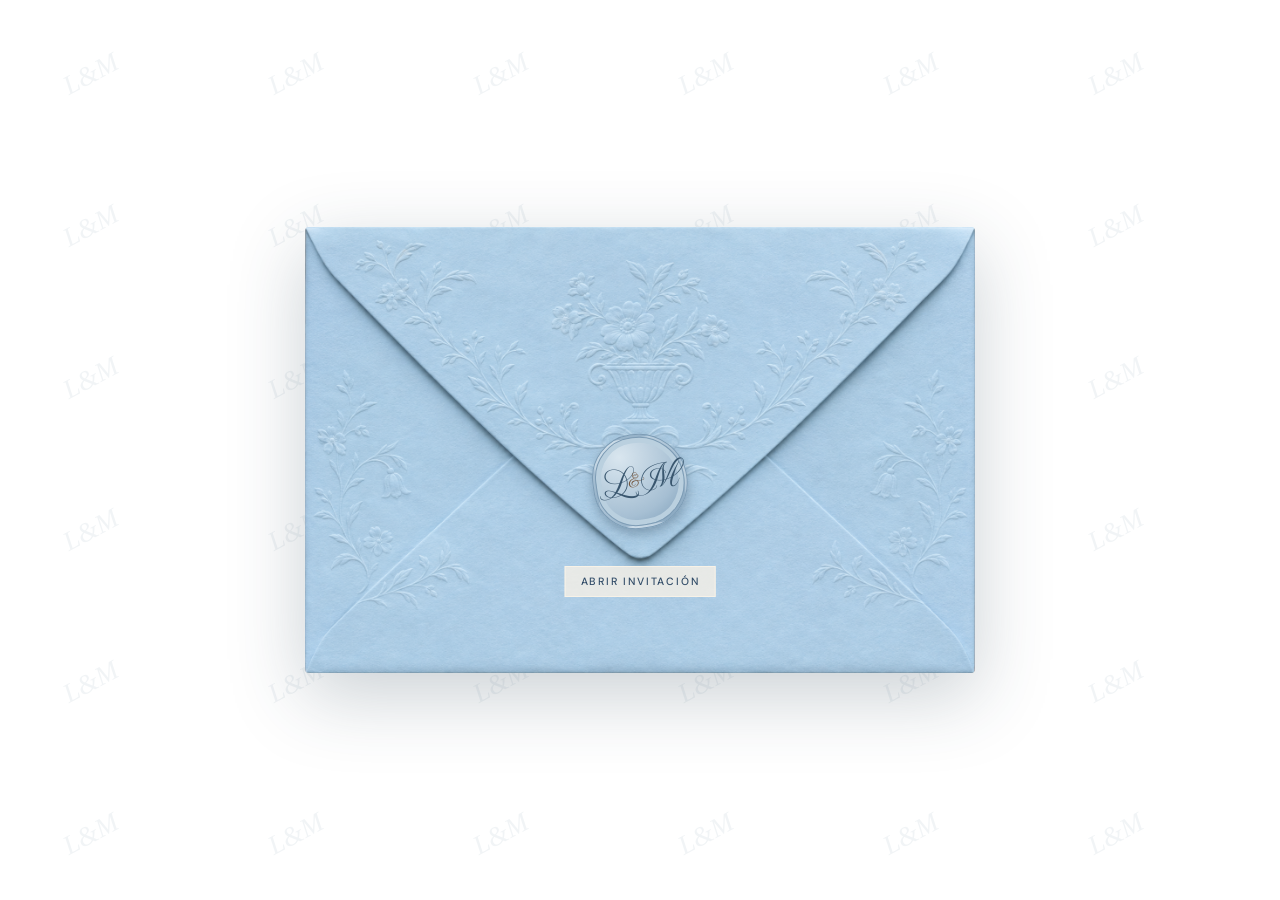
<file: index.html>
﻿<!doctype html>
<html lang="es"><head><meta charset="utf-8"><meta name="viewport" content="width=device-width,initial-scale=1"><title>Loris &amp; Mariana</title><link rel="preconnect" href="https://fonts.googleapis.com"><link rel="preconnect" href="https://fonts.gstatic.com" crossorigin><link href="https://fonts.googleapis.com/css2?family=Mea+Culpa&amp;display=swap" rel="stylesheet"><link rel="stylesheet" href="estilo.css?v=safari-7"><script src="boda-config.js" defer></script><script src="carta.js?v=safari-7" defer></script></head>
<body class="cover-page"><div class="intro-cover"><div class="envelope" aria-label="Sobre de la invitación">

<a class="opening" href="invitacion.html?musica=1"><span class="seal" aria-hidden="true">L<span class="monogram-amp">&amp;</span>M</span><span class="caption">Abrir invitación</span></a>
</div></div><main class="letter" hidden>
<header class="hero"><nav class="languages" aria-label="ES · DE · IT"><a href="invitacion.html" lang="es" aria-current="page">Español</a><a href="einladung.html" lang="de">Deutsch</a><a href="invito.html" lang="it">Italiano</a></nav><div class="inscription"><p class="crest" aria-hidden="true">L<span class="monogram-amp">&amp;</span>M</p><p class="small">La boda de</p><h1>Loris <i>&amp;</i> Mariana</h1><div class="date"><span>Agosto</span><time datetime="2027-08-31">31</time><span>2027</span></div><p class="small">Cerdeña, Italia</p></div><a class="scroll" href="#carta" aria-label="Abrir invitación">↓</a></header><aside class="music-inline" id="music">
  <button type="button" id="music-toggle" aria-pressed="false" hidden><span aria-hidden="true">♫</span> <span class="music-action" data-play="Escuchar" data-pause="Pausar">Escuchar</span> · Sarà perché ti amo</button>
  <audio id="soundtrack" preload="none"></audio>
</aside>
<section class="panel opening-letter" id="carta"><h2>Querida familia y amigos,</h2><p>Nos encantaría celebrar este día con ustedes.</p><p class="signature">Loris &amp; Mariana</p></section>
<section class="panel story"><h2>Cuatro países, una historia</h2><p class="places">Venezuela · Colombia · Italia · Alemania</p><div class="flight" aria-hidden="true"><img src="avion.png" alt=""></div><p class="small">Texto de muestra</p><p>En esta versión de su historia, Loris y Mariana se conocieron en una cena que se alargó hasta que apagaron las luces. La primera conversación saltó de las recetas de casa a los lugares que querían visitar. Antes de despedirse ya habían quedado para volver a verse.</p><p>Con el tiempo, las raíces en Venezuela, Colombia, Italia y Alemania se hicieron presentes en las sobremesas, en las palabras que se prestaban y en los viajes para conocer a sus familias. Ahora imaginan una mesa en Cerdeña, con el mar cerca y todas esas voces conversando a la vez.</p><div class="album"><figure><img loading="lazy" src="pareja-1.jpeg" alt="Loris &amp; Mariana"></figure><figure><img loading="lazy" src="pareja-2.jpeg" alt="Loris &amp; Mariana"></figure><figure><img loading="lazy" src="pareja-3.jpeg" alt="Loris &amp; Mariana"></figure><figure><img loading="lazy" src="pareja-4.jpeg" alt="Detalle del anillo"></figure></div></section>
<section class="panel"><h2>Día y lugar</h2><p class="event-date"><time datetime="2027-08-31">31 de agosto de 2027</time></p><p class="count-heading">Faltan</p><p id="countdown" data-units="días|horas|min|seg" data-ended="¡Llegó el día!"></p><div class="event-pair"><section><h3>Ceremonia</h3><time datetime="17:30">17:30</time><p>Lugar por confirmar</p></section><section><h3>Recepción</h3><time datetime="19:00">19:00</time><p>Lugar por confirmar</p></section></div></section>
<section class="panel"><h2>Dress Code</h2><p class="small">Cóctel</p><img class="painting" loading="lazy" src="coctel-amarillo.png" alt="Vestido amarillo y traje gris carbón"><p>Para la armonía estética de nuestra celebración, les agradeceríamos evitar el color azul en su vestuario.</p></section>
<section class="panel"><h2>¿Qué hacer en Cerdeña?</h2><img class="painting" loading="lazy" src="cerdena.png" alt="Castelsardo"><details><summary>Alghero</summary><p>Pasea por el casco antiguo y las murallas de Alghero.</p></details><details><summary>Castelsardo</summary><p>Sube al castillo de los Doria y baja a la playa de Lu Bagnu.</p></details><details><summary>La Maddalena</summary><p>Dedica un día al archipiélago. Consulta el ferry desde Palau antes de salir.</p></details><p>Mira los tiempos de traslado antes de reservar alojamiento y lleva algo de abrigo para la noche.</p></section>
<section class="panel gifts"><div class="lorenzo" role="img" aria-label="Lorenzo"><div class="lorenzo-poses" aria-hidden="true"><img class="dog-pose" src="lorenzo-1.png" alt=""></div><img class="lorenzo-tulips" src="tulipanes.png" alt="" aria-hidden="true"></div><h2>Regalos</h2><p>Tu presencia es nuestro mejor regalo. Si quieres traer un detalle, que quepa en una maleta.</p></section>
<section class="panel" id="rsvp"><h2>¿Nos acompañas?</h2><p class="small">Confirma hasta el 31 de diciembre de 2026</p><div class="reply-envelope"><div id="reply" class="rsvp-card"><p id="rsvp-guest" hidden></p><p id="rsvp-capacity" data-single="Invitación para una persona" data-double="Invitación para dos personas"></p><a class="paper-button" id="rsvp-link" hidden>Confirmar asistencia en Google Forms</a><p id="reply-status">El formulario estará disponible cuando se conecte con Google.</p></div></div></section>
<footer class="panel"><p class="signature">Loris &amp; Mariana</p><a href="index.html">Volver al sobre</a></footer>
</main></body></html>
</file>
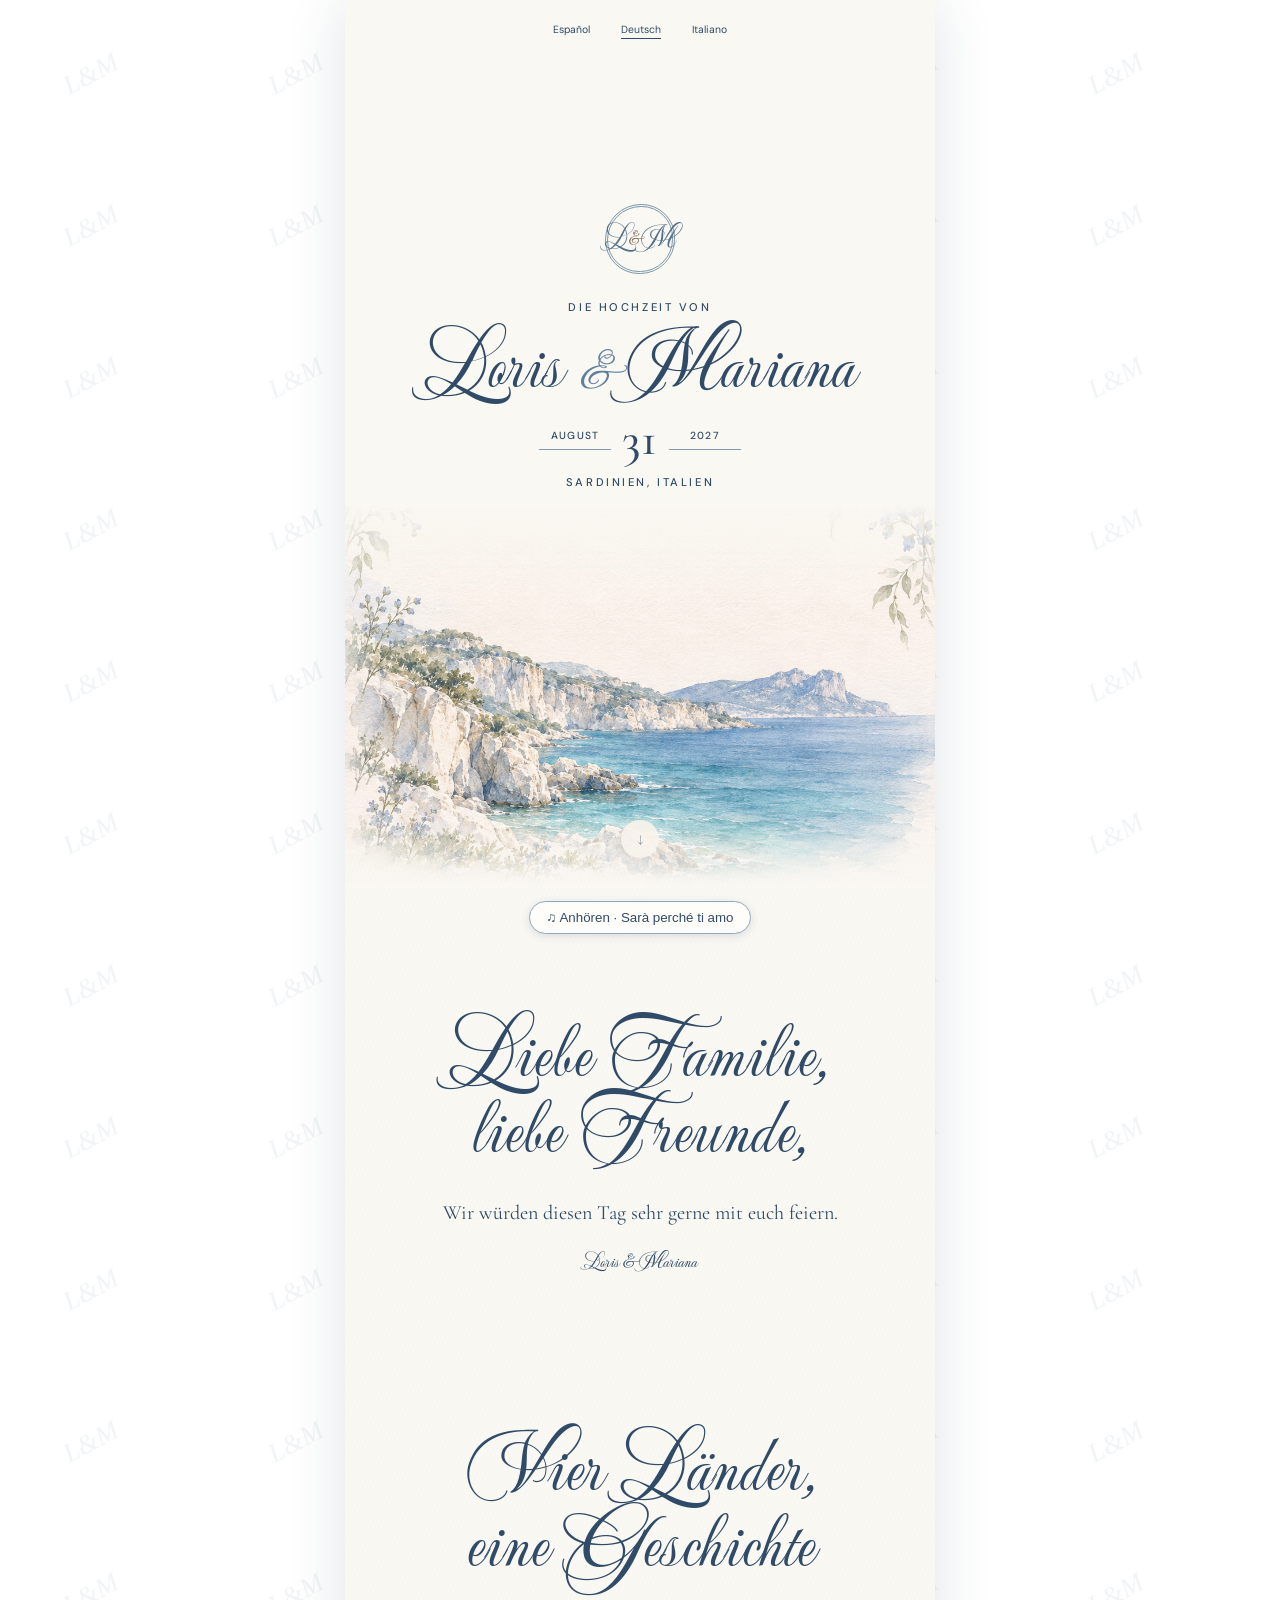
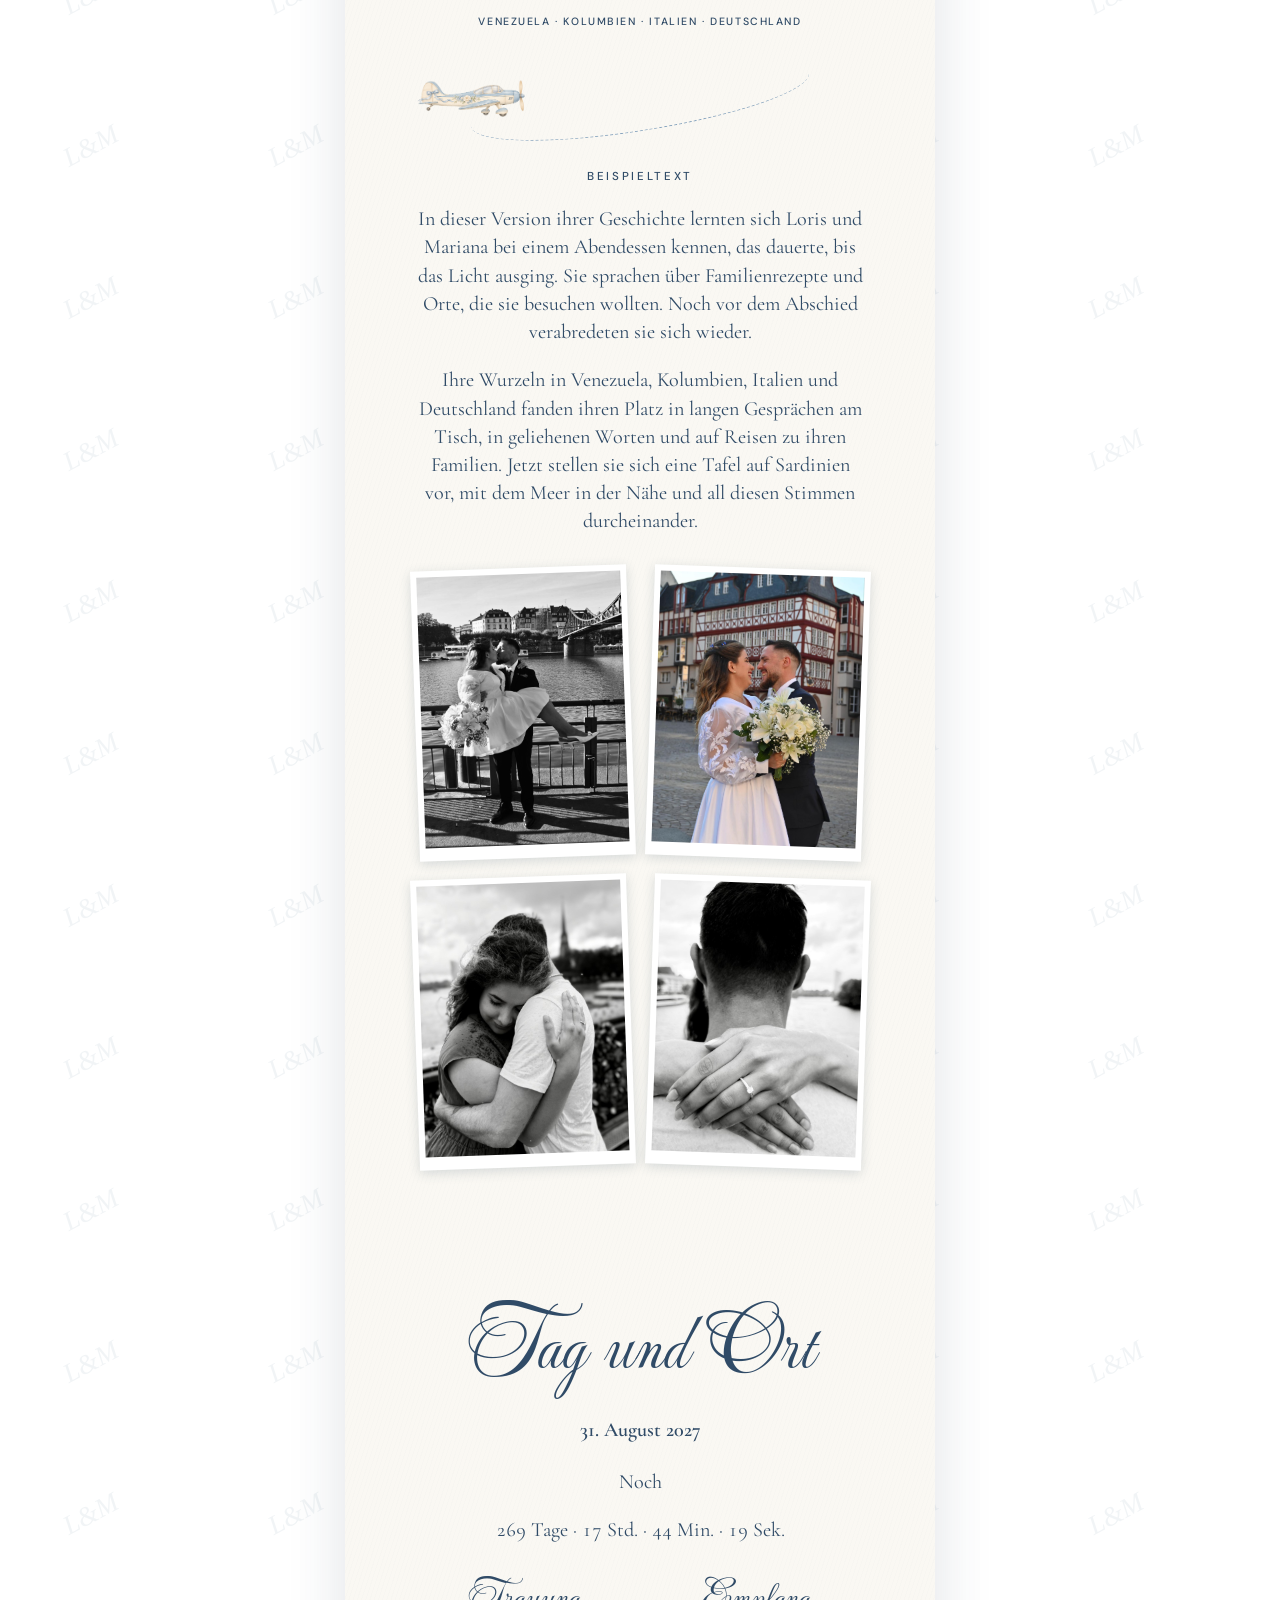
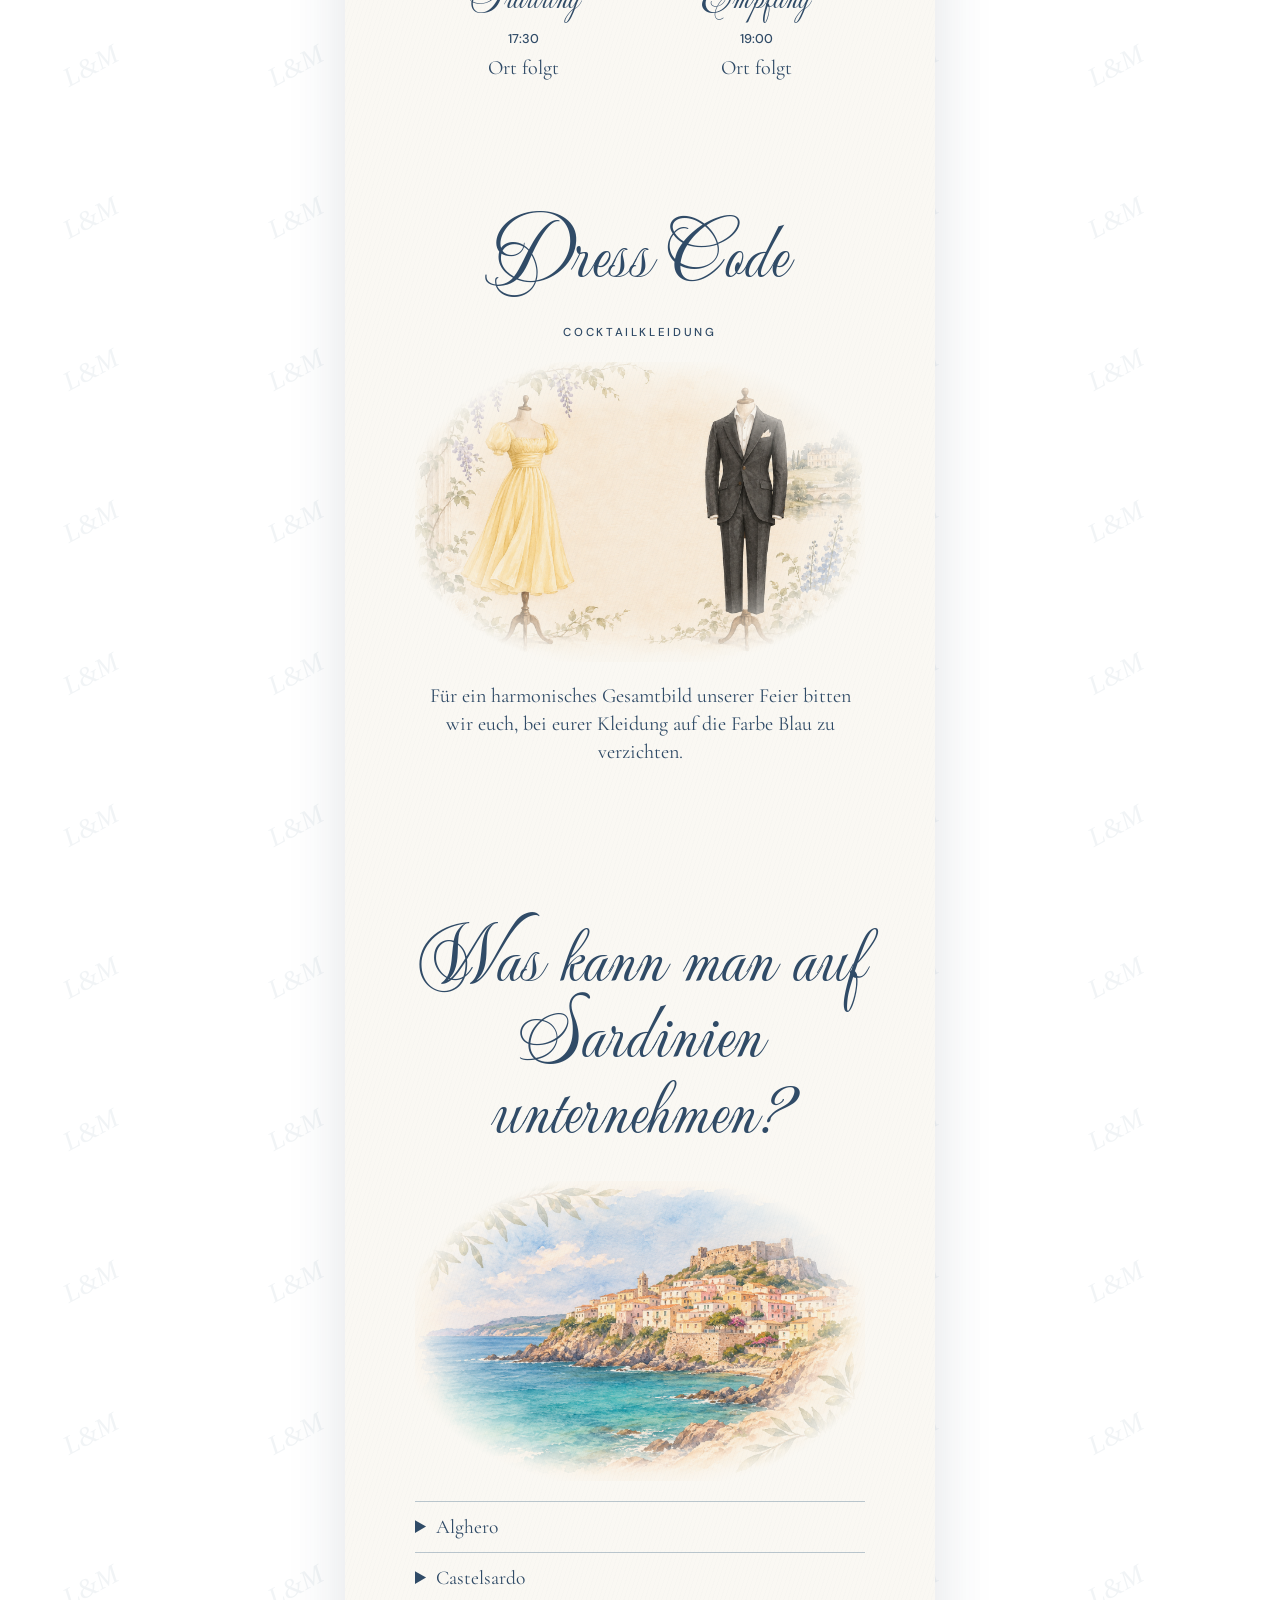
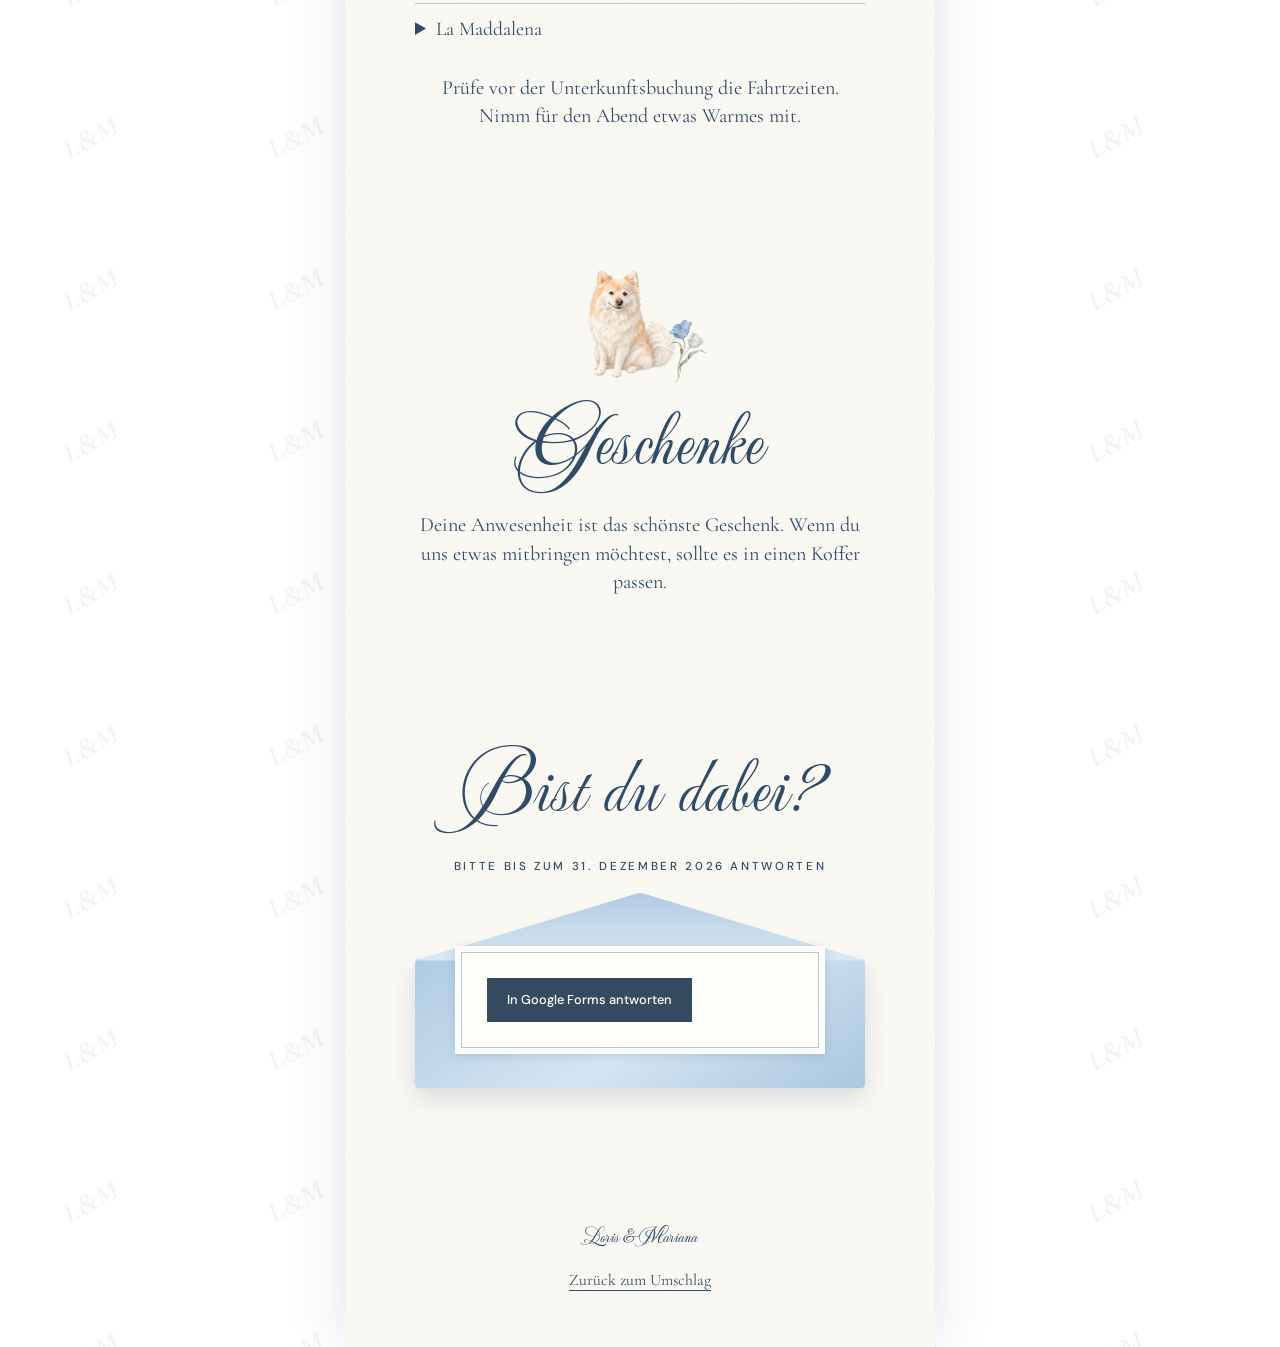
<file: einladung.html>
﻿<!doctype html>
<html lang="de"><head><meta charset="utf-8"><meta name="viewport" content="width=device-width,initial-scale=1"><title>Loris &amp; Mariana</title><link rel="preconnect" href="https://fonts.googleapis.com"><link rel="preconnect" href="https://fonts.gstatic.com" crossorigin><link href="https://fonts.googleapis.com/css2?family=Mea+Culpa&amp;display=swap" rel="stylesheet"><link rel="stylesheet" href="estilo.css?v=safari-7"><script src="boda-config.js" defer></script><script src="carta.js?v=safari-7" defer></script></head>
<body><main class="letter">
<header class="hero"><nav class="languages" aria-label="ES · DE · IT"><a href="invitacion.html" lang="es">Español</a><a href="einladung.html" lang="de" aria-current="page">Deutsch</a><a href="invito.html" lang="it">Italiano</a></nav><div class="inscription"><p class="crest" aria-hidden="true">L<span class="monogram-amp">&amp;</span>M</p><p class="small">Die Hochzeit von</p><h1>Loris <i>&amp;</i> Mariana</h1><div class="date"><span>August</span><time datetime="2027-08-31">31</time><span>2027</span></div><p class="small">Sardinien, Italien</p></div><a class="scroll" href="#carta" aria-label="Einladung öffnen">↓</a></header><aside class="music-inline" id="music">
  <button type="button" id="music-toggle" aria-pressed="false" hidden><span aria-hidden="true">♫</span> <span class="music-action" data-play="Anhören" data-pause="Pausieren">Anhören</span> · Sarà perché ti amo</button>
  <audio id="soundtrack" preload="none"></audio>
</aside>
<section class="panel opening-letter" id="carta"><h2>Liebe Familie, liebe Freunde,</h2><p>Wir würden diesen Tag sehr gerne mit euch feiern.</p><p class="signature">Loris &amp; Mariana</p></section>
<section class="panel story"><h2>Vier Länder, eine Geschichte</h2><p class="places">Venezuela · Kolumbien · Italien · Deutschland</p><div class="flight" aria-hidden="true"><img src="avion.png" alt=""></div><p class="small">Beispieltext</p><p>In dieser Version ihrer Geschichte lernten sich Loris und Mariana bei einem Abendessen kennen, das dauerte, bis das Licht ausging. Sie sprachen über Familienrezepte und Orte, die sie besuchen wollten. Noch vor dem Abschied verabredeten sie sich wieder.</p><p>Ihre Wurzeln in Venezuela, Kolumbien, Italien und Deutschland fanden ihren Platz in langen Gesprächen am Tisch, in geliehenen Worten und auf Reisen zu ihren Familien. Jetzt stellen sie sich eine Tafel auf Sardinien vor, mit dem Meer in der Nähe und all diesen Stimmen durcheinander.</p><div class="album"><figure><img loading="lazy" src="pareja-1.jpeg" alt="Loris &amp; Mariana"></figure><figure><img loading="lazy" src="pareja-2.jpeg" alt="Loris &amp; Mariana"></figure><figure><img loading="lazy" src="pareja-3.jpeg" alt="Loris &amp; Mariana"></figure><figure><img loading="lazy" src="pareja-4.jpeg" alt="Der Verlobungsring"></figure></div></section>
<section class="panel"><h2>Tag und Ort</h2><p class="event-date"><time datetime="2027-08-31">31. August 2027</time></p><p class="count-heading">Noch</p><p id="countdown" data-units="Tage|Std.|Min.|Sek." data-ended="Heute ist es so weit!"></p><div class="event-pair"><section><h3>Trauung</h3><time datetime="17:30">17:30</time><p>Ort folgt</p></section><section><h3>Empfang</h3><time datetime="19:00">19:00</time><p>Ort folgt</p></section></div></section>
<section class="panel"><h2>Dress Code</h2><p class="small">Cocktailkleidung</p><img class="painting" loading="lazy" src="coctel-amarillo.png" alt="Gelbes Kleid und anthrazitgrauer Anzug"><p>Für ein harmonisches Gesamtbild unserer Feier bitten wir euch, bei eurer Kleidung auf die Farbe Blau zu verzichten.</p></section>
<section class="panel"><h2>Was kann man auf Sardinien unternehmen?</h2><img class="painting" loading="lazy" src="cerdena.png" alt="Castelsardo"><details><summary>Alghero</summary><p>Spaziere durch Algheros Altstadt und an der Stadtmauer entlang.</p></details><details><summary>Castelsardo</summary><p>Besuche die Burg der Doria und den Strand von Lu Bagnu.</p></details><details><summary>La Maddalena</summary><p>Nimm dir einen Tag für die Inselgruppe. Prüfe vorher die Fährverbindungen ab Palau.</p></details><p>Prüfe vor der Unterkunftsbuchung die Fahrtzeiten. Nimm für den Abend etwas Warmes mit.</p></section>
<section class="panel gifts"><div class="lorenzo" role="img" aria-label="Lorenzo"><div class="lorenzo-poses" aria-hidden="true"><img class="dog-pose" src="lorenzo-1.png" alt=""></div><img class="lorenzo-tulips" src="tulipanes.png" alt="" aria-hidden="true"></div><h2>Geschenke</h2><p>Deine Anwesenheit ist das schönste Geschenk. Wenn du uns etwas mitbringen möchtest, sollte es in einen Koffer passen.</p></section>
<section class="panel" id="rsvp"><h2>Bist du dabei?</h2><p class="small">Bitte bis zum 31. Dezember 2026 antworten</p><div class="reply-envelope"><div id="reply" class="rsvp-card"><p id="rsvp-guest" hidden></p><p id="rsvp-capacity" data-single="Einladung für eine Person" data-double="Einladung für zwei Personen"></p><a class="paper-button" id="rsvp-link" hidden>In Google Forms antworten</a><p id="reply-status">Das Formular ist verfügbar, sobald es mit Google verbunden ist.</p></div></div></section>
<footer class="panel"><p class="signature">Loris &amp; Mariana</p><a href="index.html">Zurück zum Umschlag</a></footer>
</main></body></html>
</file>
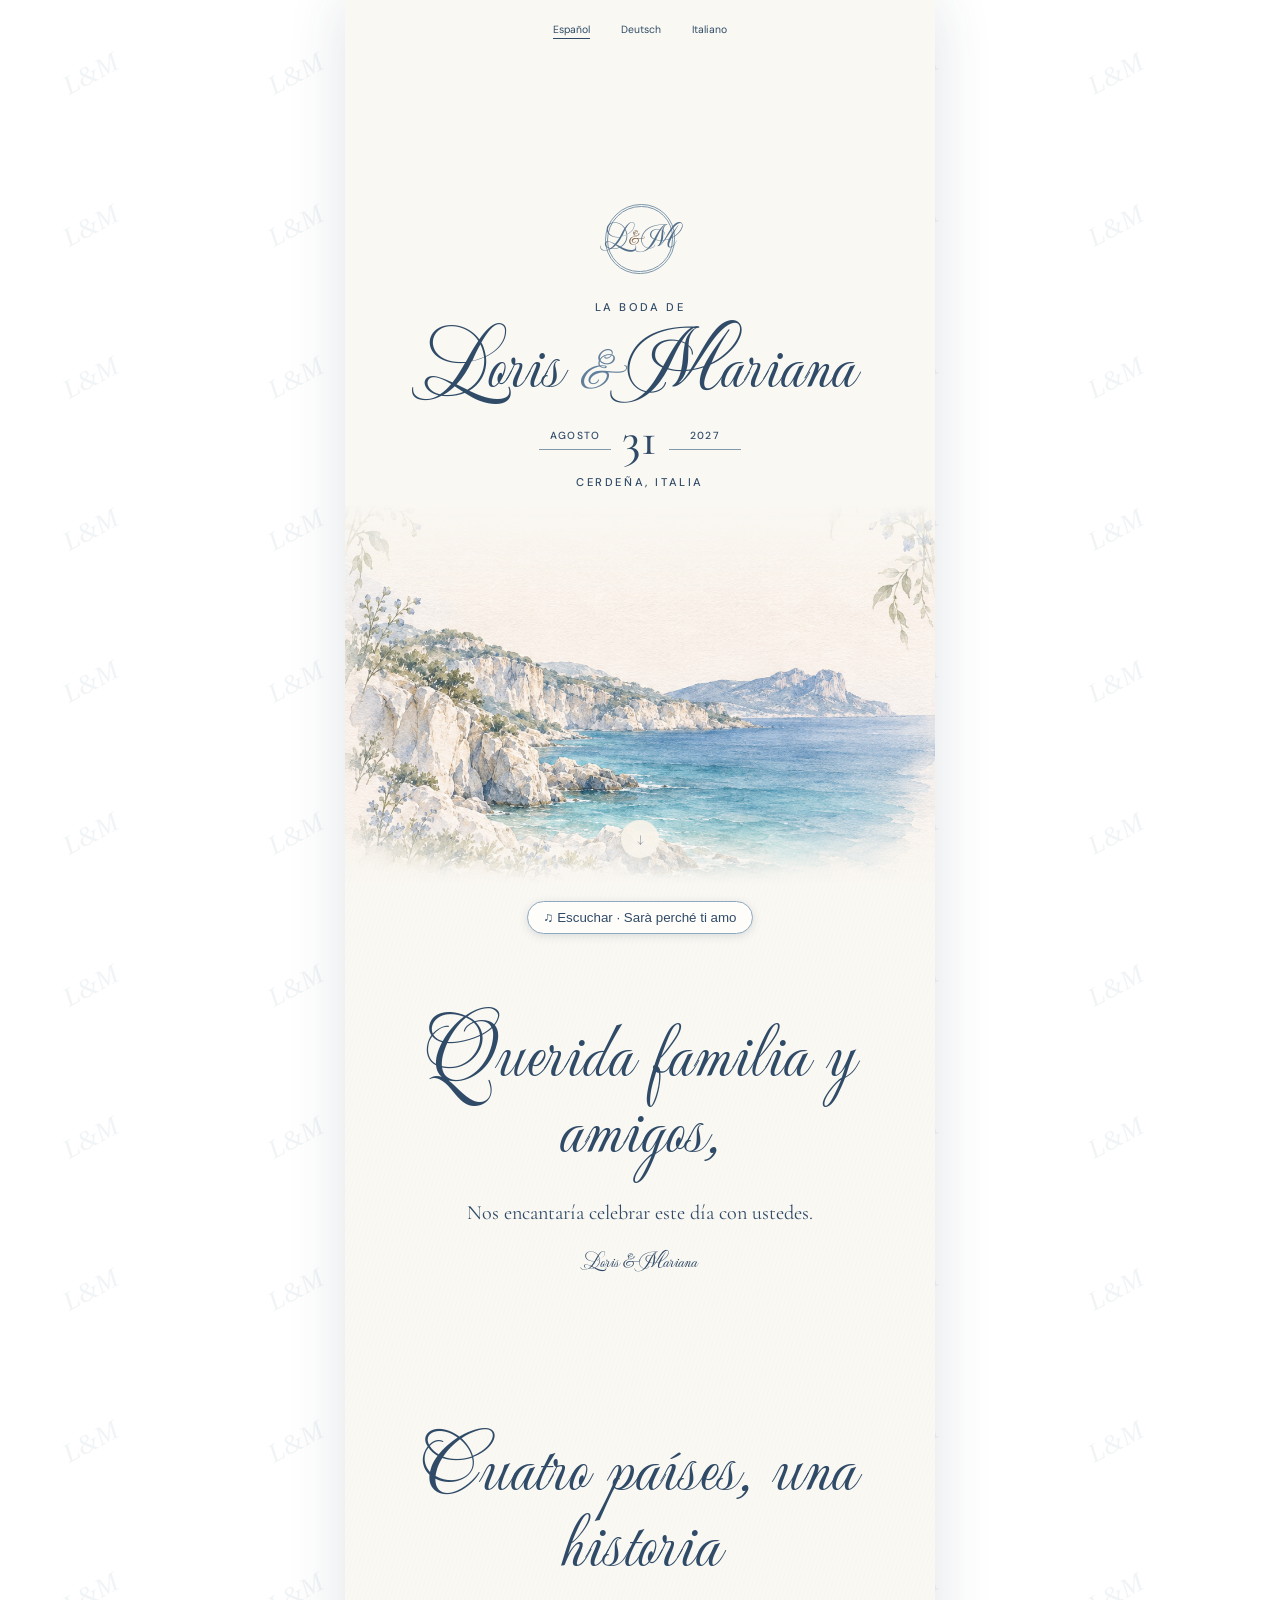
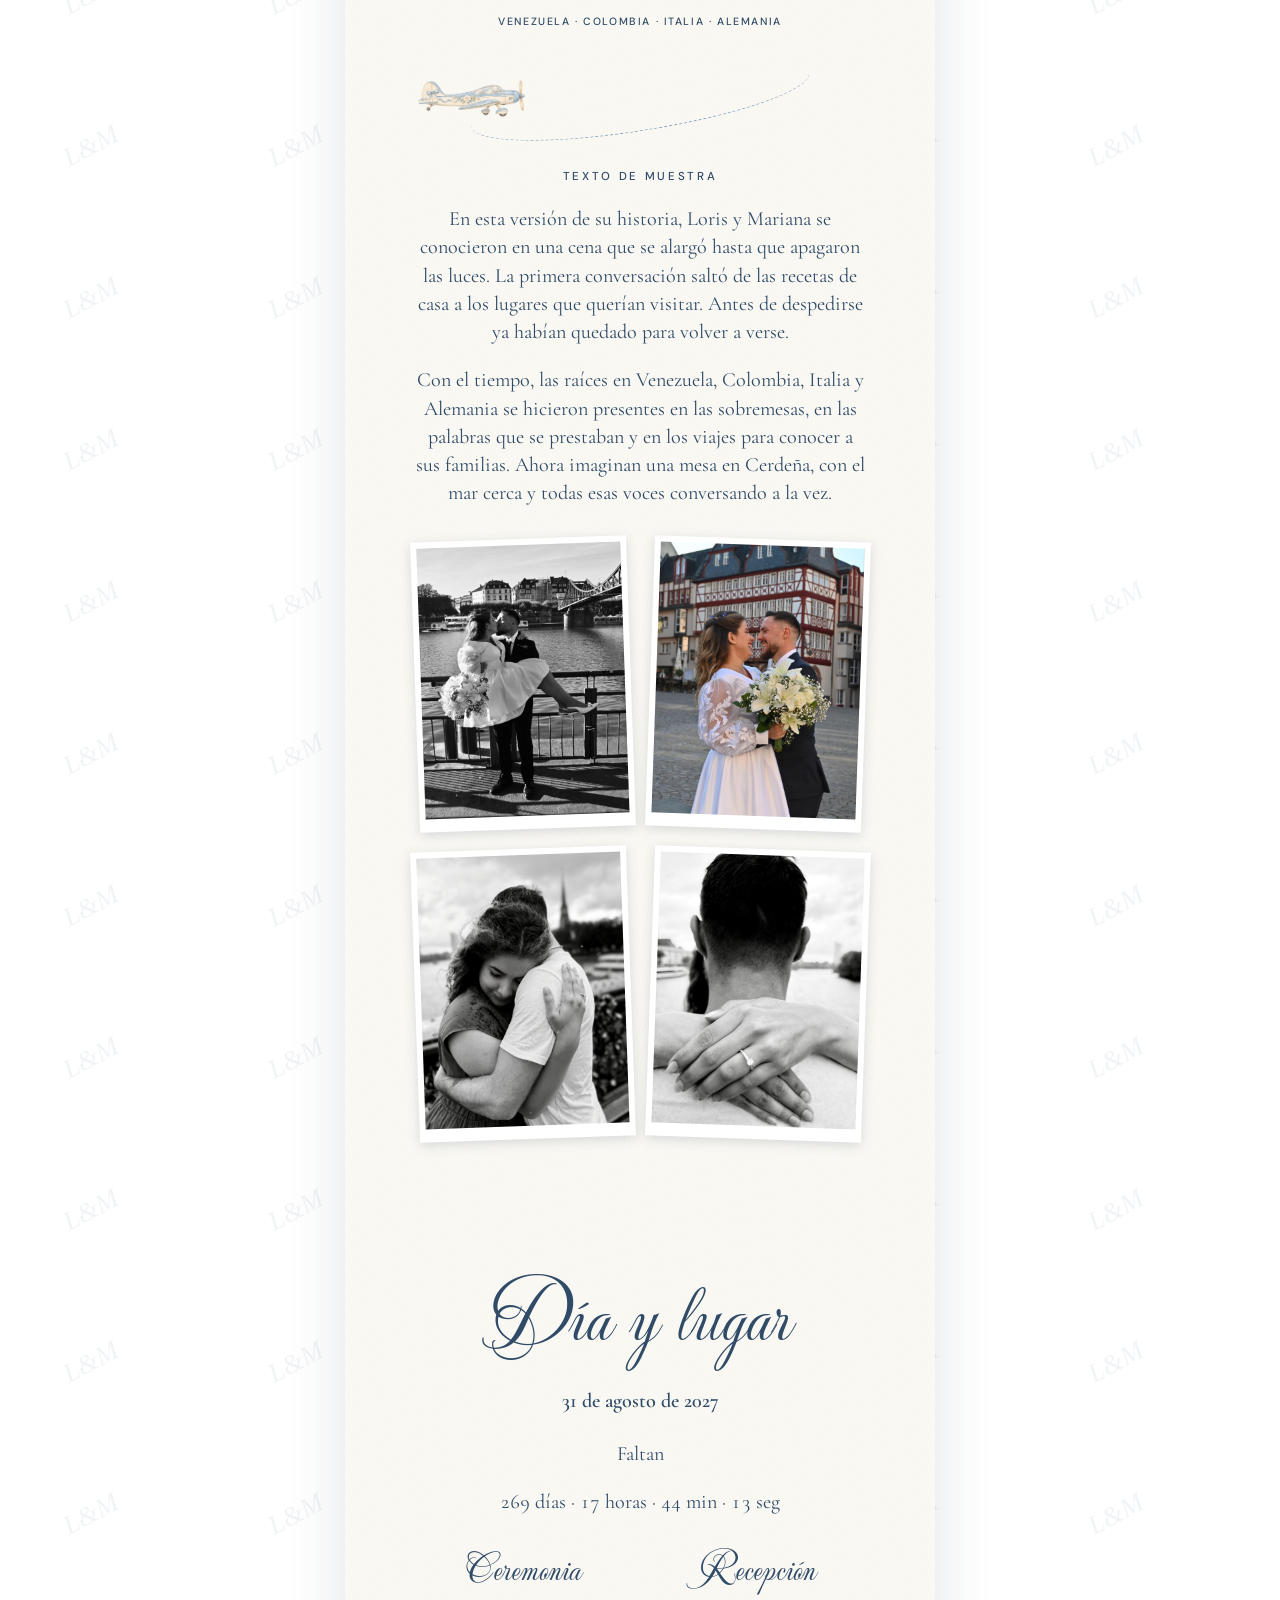
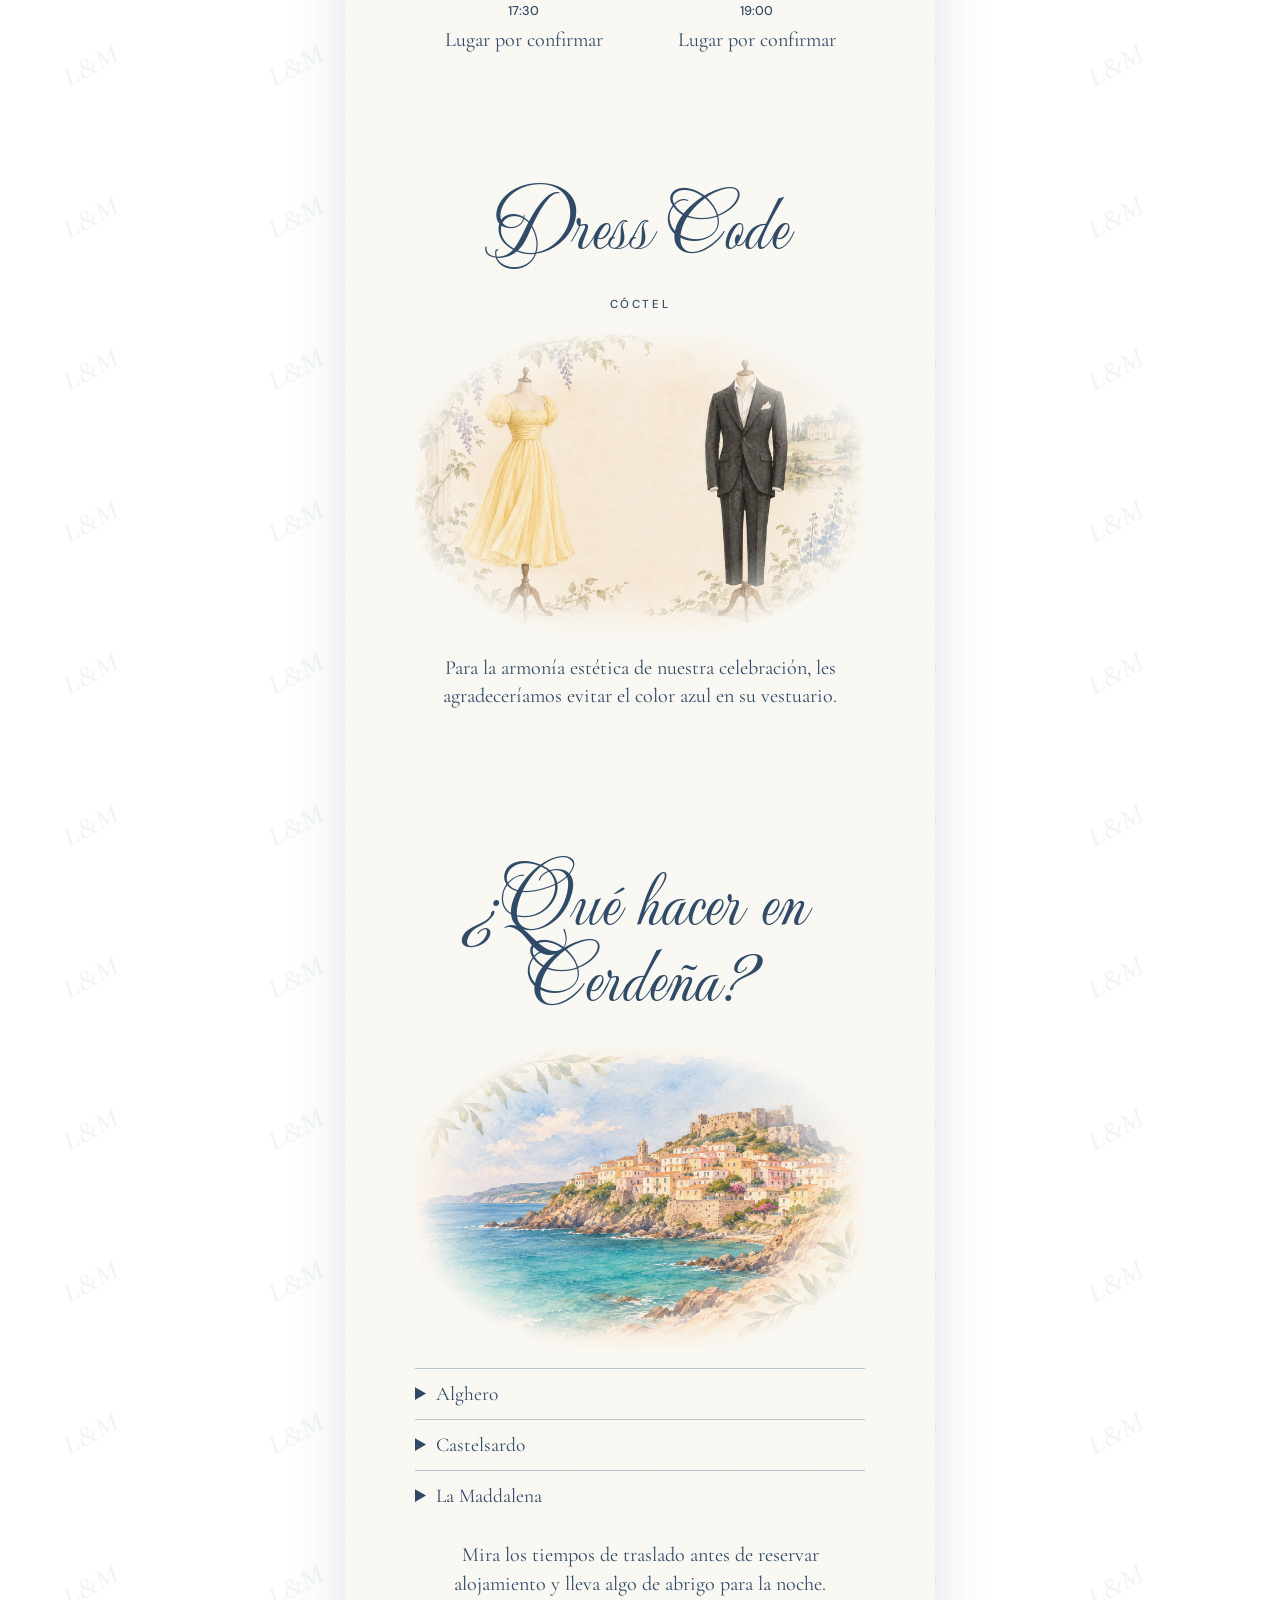
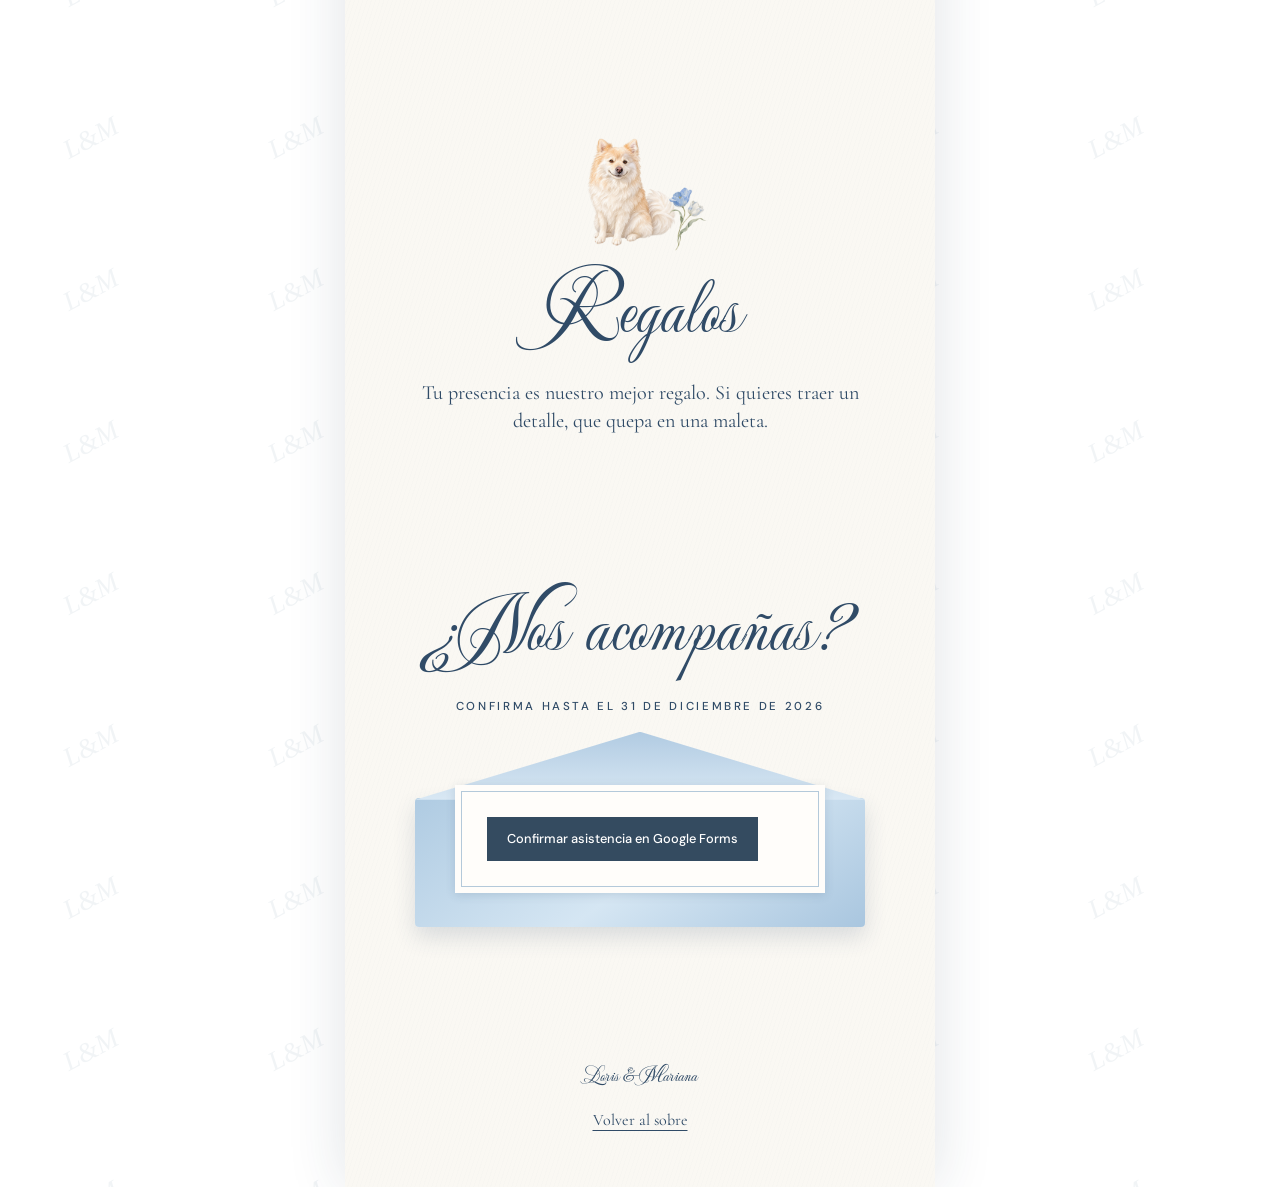
<file: invitacion.html>
﻿<!doctype html>
<html lang="es"><head><meta charset="utf-8"><meta name="viewport" content="width=device-width,initial-scale=1"><title>Loris &amp; Mariana</title><link rel="preconnect" href="https://fonts.googleapis.com"><link rel="preconnect" href="https://fonts.gstatic.com" crossorigin><link href="https://fonts.googleapis.com/css2?family=Mea+Culpa&amp;display=swap" rel="stylesheet"><link rel="stylesheet" href="estilo.css?v=safari-7"><script src="boda-config.js" defer></script><script src="carta.js?v=safari-7" defer></script></head>
<body><main class="letter">
<header class="hero"><nav class="languages" aria-label="ES · DE · IT"><a href="invitacion.html" lang="es" aria-current="page">Español</a><a href="einladung.html" lang="de">Deutsch</a><a href="invito.html" lang="it">Italiano</a></nav><div class="inscription"><p class="crest" aria-hidden="true">L<span class="monogram-amp">&amp;</span>M</p><p class="small">La boda de</p><h1>Loris <i>&amp;</i> Mariana</h1><div class="date"><span>Agosto</span><time datetime="2027-08-31">31</time><span>2027</span></div><p class="small">Cerdeña, Italia</p></div><a class="scroll" href="#carta" aria-label="Abrir invitación">↓</a></header><aside class="music-inline" id="music">
  <button type="button" id="music-toggle" aria-pressed="false" hidden><span aria-hidden="true">♫</span> <span class="music-action" data-play="Escuchar" data-pause="Pausar">Escuchar</span> · Sarà perché ti amo</button>
  <audio id="soundtrack" preload="none"></audio>
</aside>
<section class="panel opening-letter" id="carta"><h2>Querida familia y amigos,</h2><p>Nos encantaría celebrar este día con ustedes.</p><p class="signature">Loris &amp; Mariana</p></section>
<section class="panel story"><h2>Cuatro países, una historia</h2><p class="places">Venezuela · Colombia · Italia · Alemania</p><div class="flight" aria-hidden="true"><img src="avion.png" alt=""></div><p class="small">Texto de muestra</p><p>En esta versión de su historia, Loris y Mariana se conocieron en una cena que se alargó hasta que apagaron las luces. La primera conversación saltó de las recetas de casa a los lugares que querían visitar. Antes de despedirse ya habían quedado para volver a verse.</p><p>Con el tiempo, las raíces en Venezuela, Colombia, Italia y Alemania se hicieron presentes en las sobremesas, en las palabras que se prestaban y en los viajes para conocer a sus familias. Ahora imaginan una mesa en Cerdeña, con el mar cerca y todas esas voces conversando a la vez.</p><div class="album"><figure><img loading="lazy" src="pareja-1.jpeg" alt="Loris &amp; Mariana"></figure><figure><img loading="lazy" src="pareja-2.jpeg" alt="Loris &amp; Mariana"></figure><figure><img loading="lazy" src="pareja-3.jpeg" alt="Loris &amp; Mariana"></figure><figure><img loading="lazy" src="pareja-4.jpeg" alt="Detalle del anillo"></figure></div></section>
<section class="panel"><h2>Día y lugar</h2><p class="event-date"><time datetime="2027-08-31">31 de agosto de 2027</time></p><p class="count-heading">Faltan</p><p id="countdown" data-units="días|horas|min|seg" data-ended="¡Llegó el día!"></p><div class="event-pair"><section><h3>Ceremonia</h3><time datetime="17:30">17:30</time><p>Lugar por confirmar</p></section><section><h3>Recepción</h3><time datetime="19:00">19:00</time><p>Lugar por confirmar</p></section></div></section>
<section class="panel"><h2>Dress Code</h2><p class="small">Cóctel</p><img class="painting" loading="lazy" src="coctel-amarillo.png" alt="Vestido amarillo y traje gris carbón"><p>Para la armonía estética de nuestra celebración, les agradeceríamos evitar el color azul en su vestuario.</p></section>
<section class="panel"><h2>¿Qué hacer en Cerdeña?</h2><img class="painting" loading="lazy" src="cerdena.png" alt="Castelsardo"><details><summary>Alghero</summary><p>Pasea por el casco antiguo y las murallas de Alghero.</p></details><details><summary>Castelsardo</summary><p>Sube al castillo de los Doria y baja a la playa de Lu Bagnu.</p></details><details><summary>La Maddalena</summary><p>Dedica un día al archipiélago. Consulta el ferry desde Palau antes de salir.</p></details><p>Mira los tiempos de traslado antes de reservar alojamiento y lleva algo de abrigo para la noche.</p></section>
<section class="panel gifts"><div class="lorenzo" role="img" aria-label="Lorenzo"><div class="lorenzo-poses" aria-hidden="true"><img class="dog-pose" src="lorenzo-1.png" alt=""></div><img class="lorenzo-tulips" src="tulipanes.png" alt="" aria-hidden="true"></div><h2>Regalos</h2><p>Tu presencia es nuestro mejor regalo. Si quieres traer un detalle, que quepa en una maleta.</p></section>
<section class="panel" id="rsvp"><h2>¿Nos acompañas?</h2><p class="small">Confirma hasta el 31 de diciembre de 2026</p><div class="reply-envelope"><div id="reply" class="rsvp-card"><p id="rsvp-guest" hidden></p><p id="rsvp-capacity" data-single="Invitación para una persona" data-double="Invitación para dos personas"></p><a class="paper-button" id="rsvp-link" hidden>Confirmar asistencia en Google Forms</a><p id="reply-status">El formulario estará disponible cuando se conecte con Google.</p></div></div></section>
<footer class="panel"><p class="signature">Loris &amp; Mariana</p><a href="index.html">Volver al sobre</a></footer>
</main></body></html>
</file>
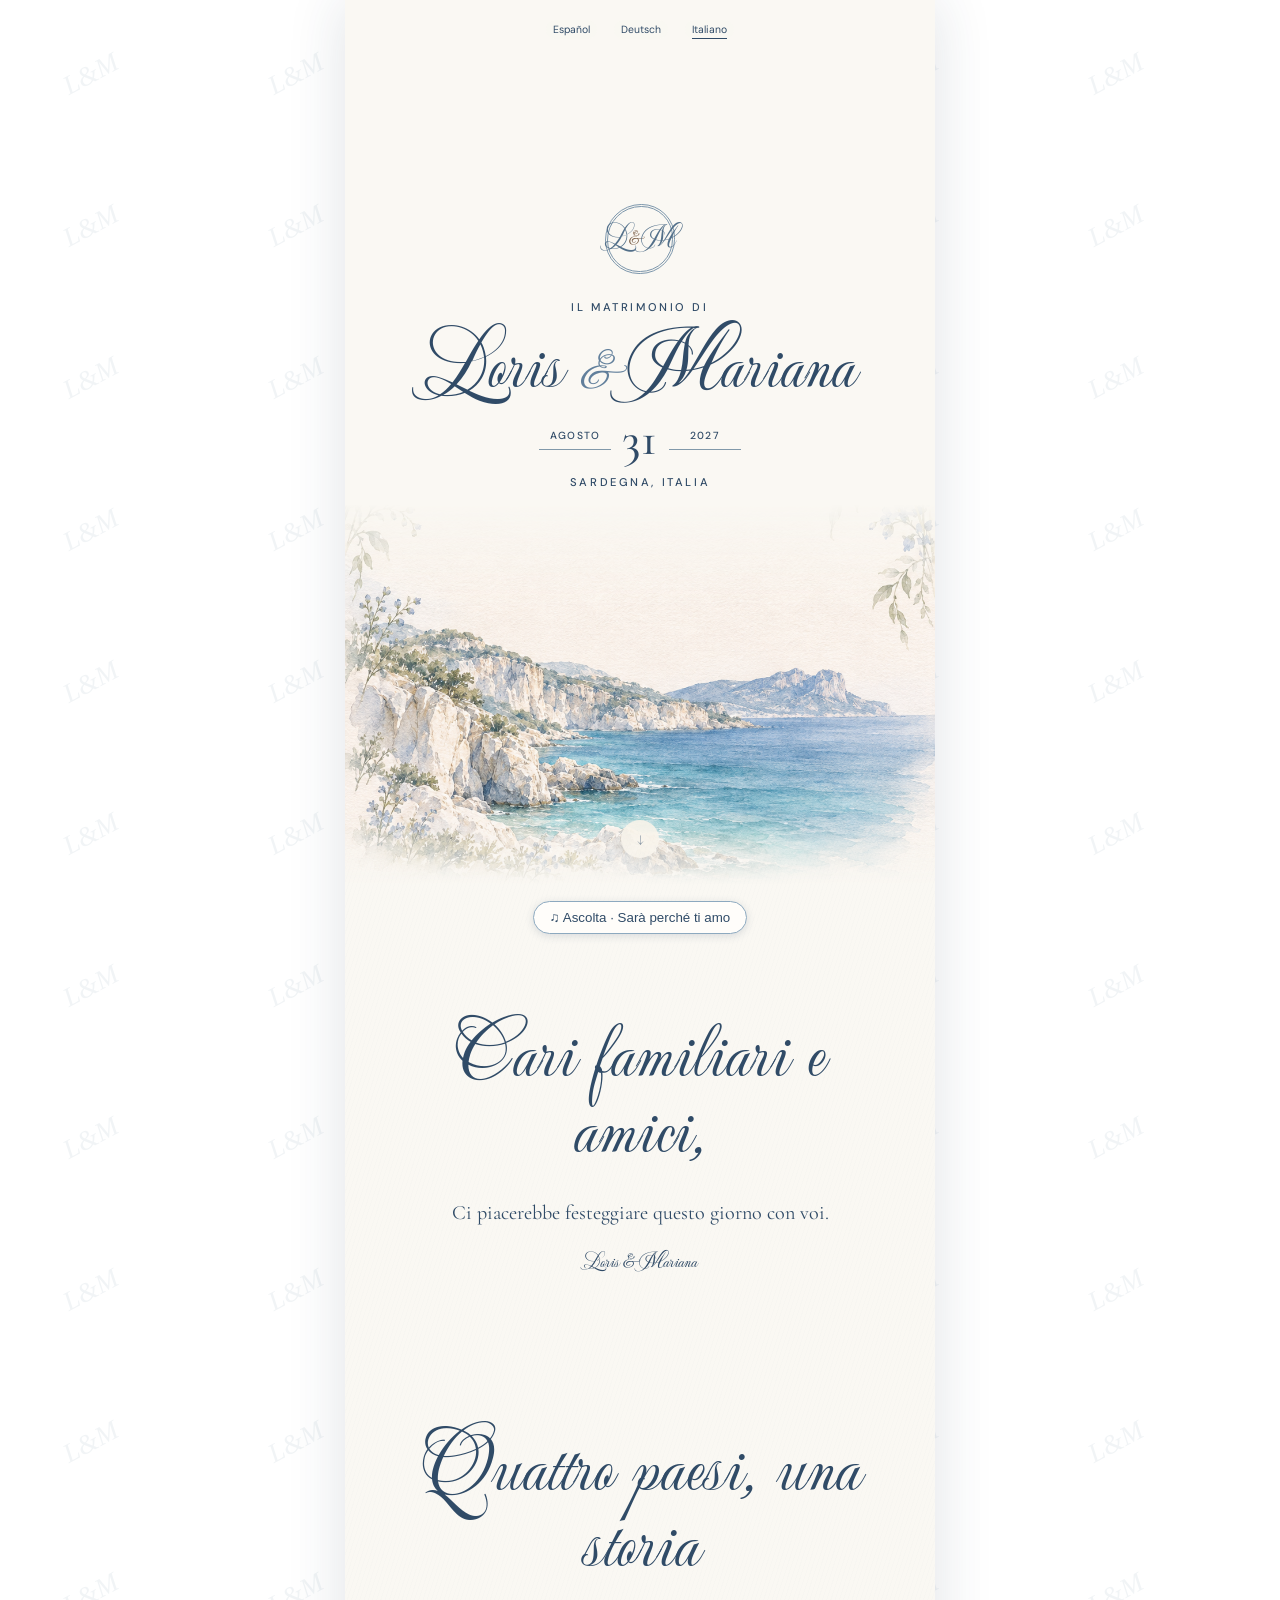
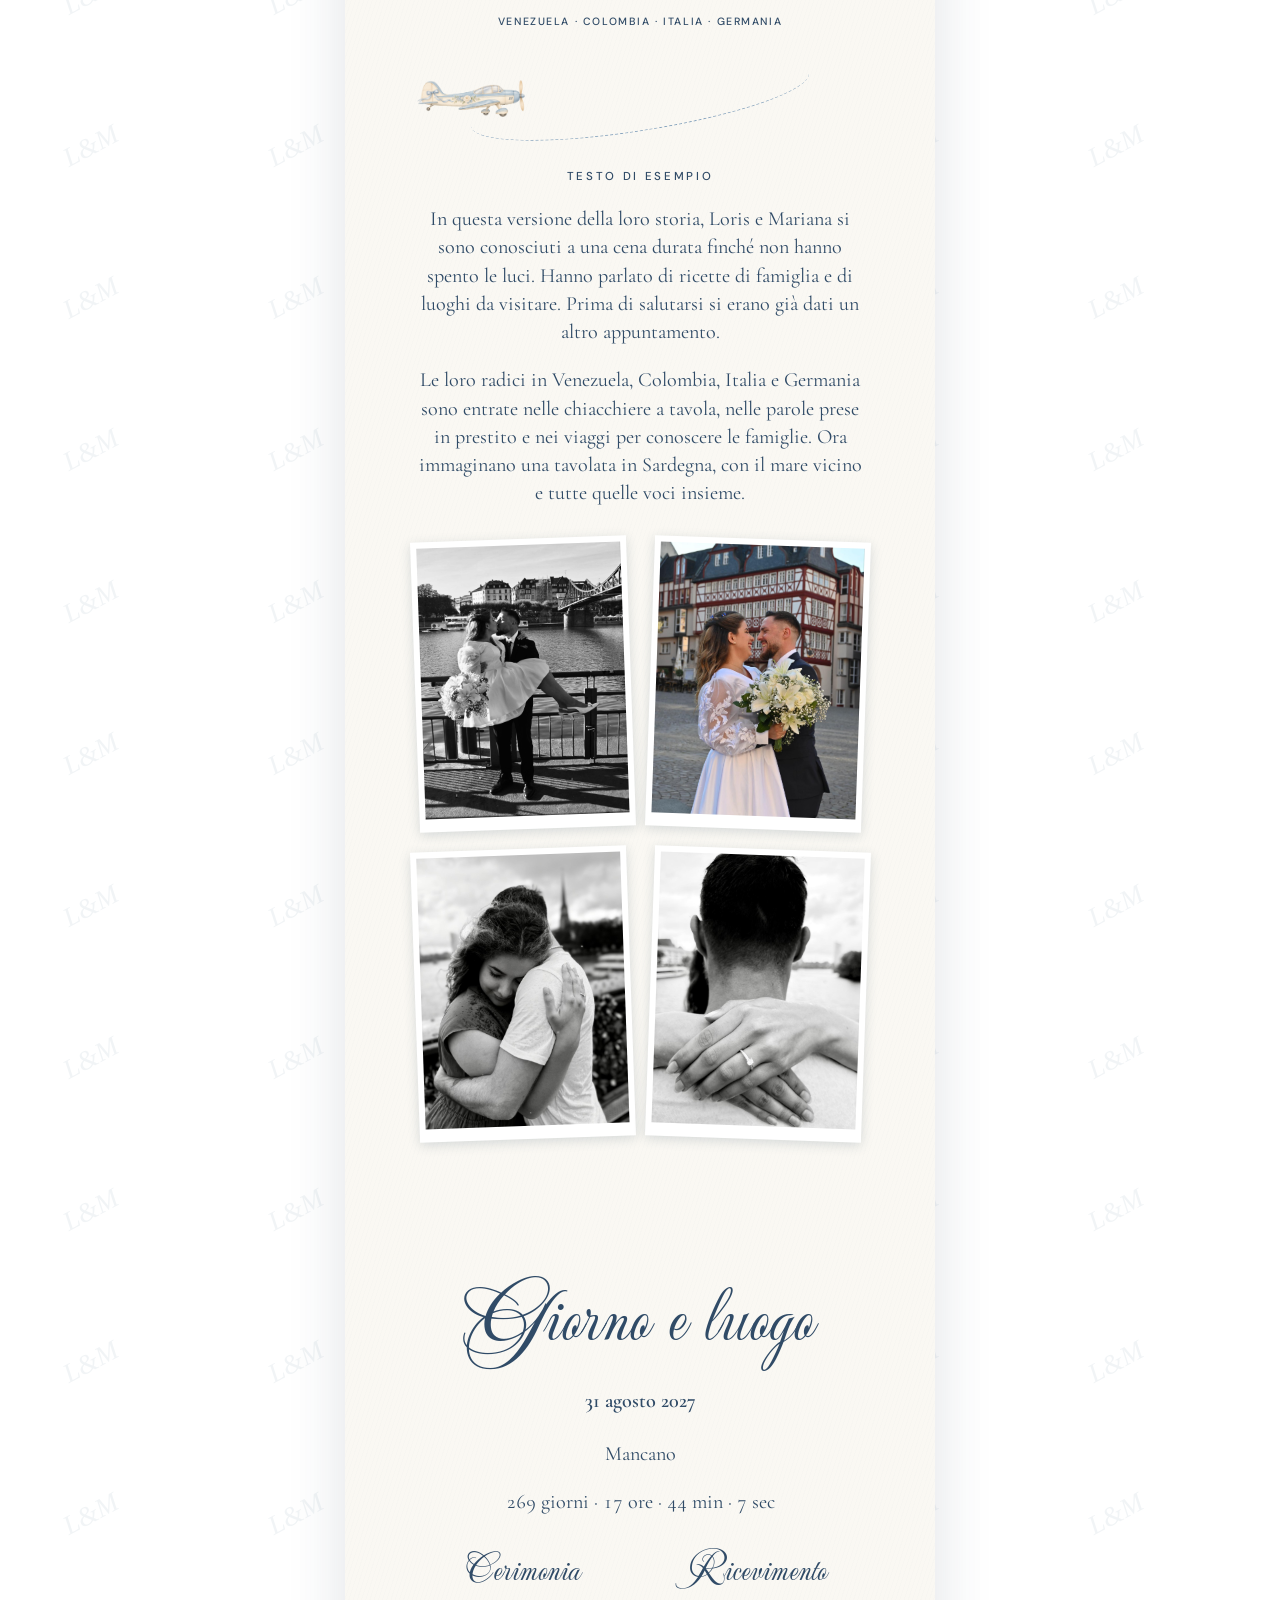
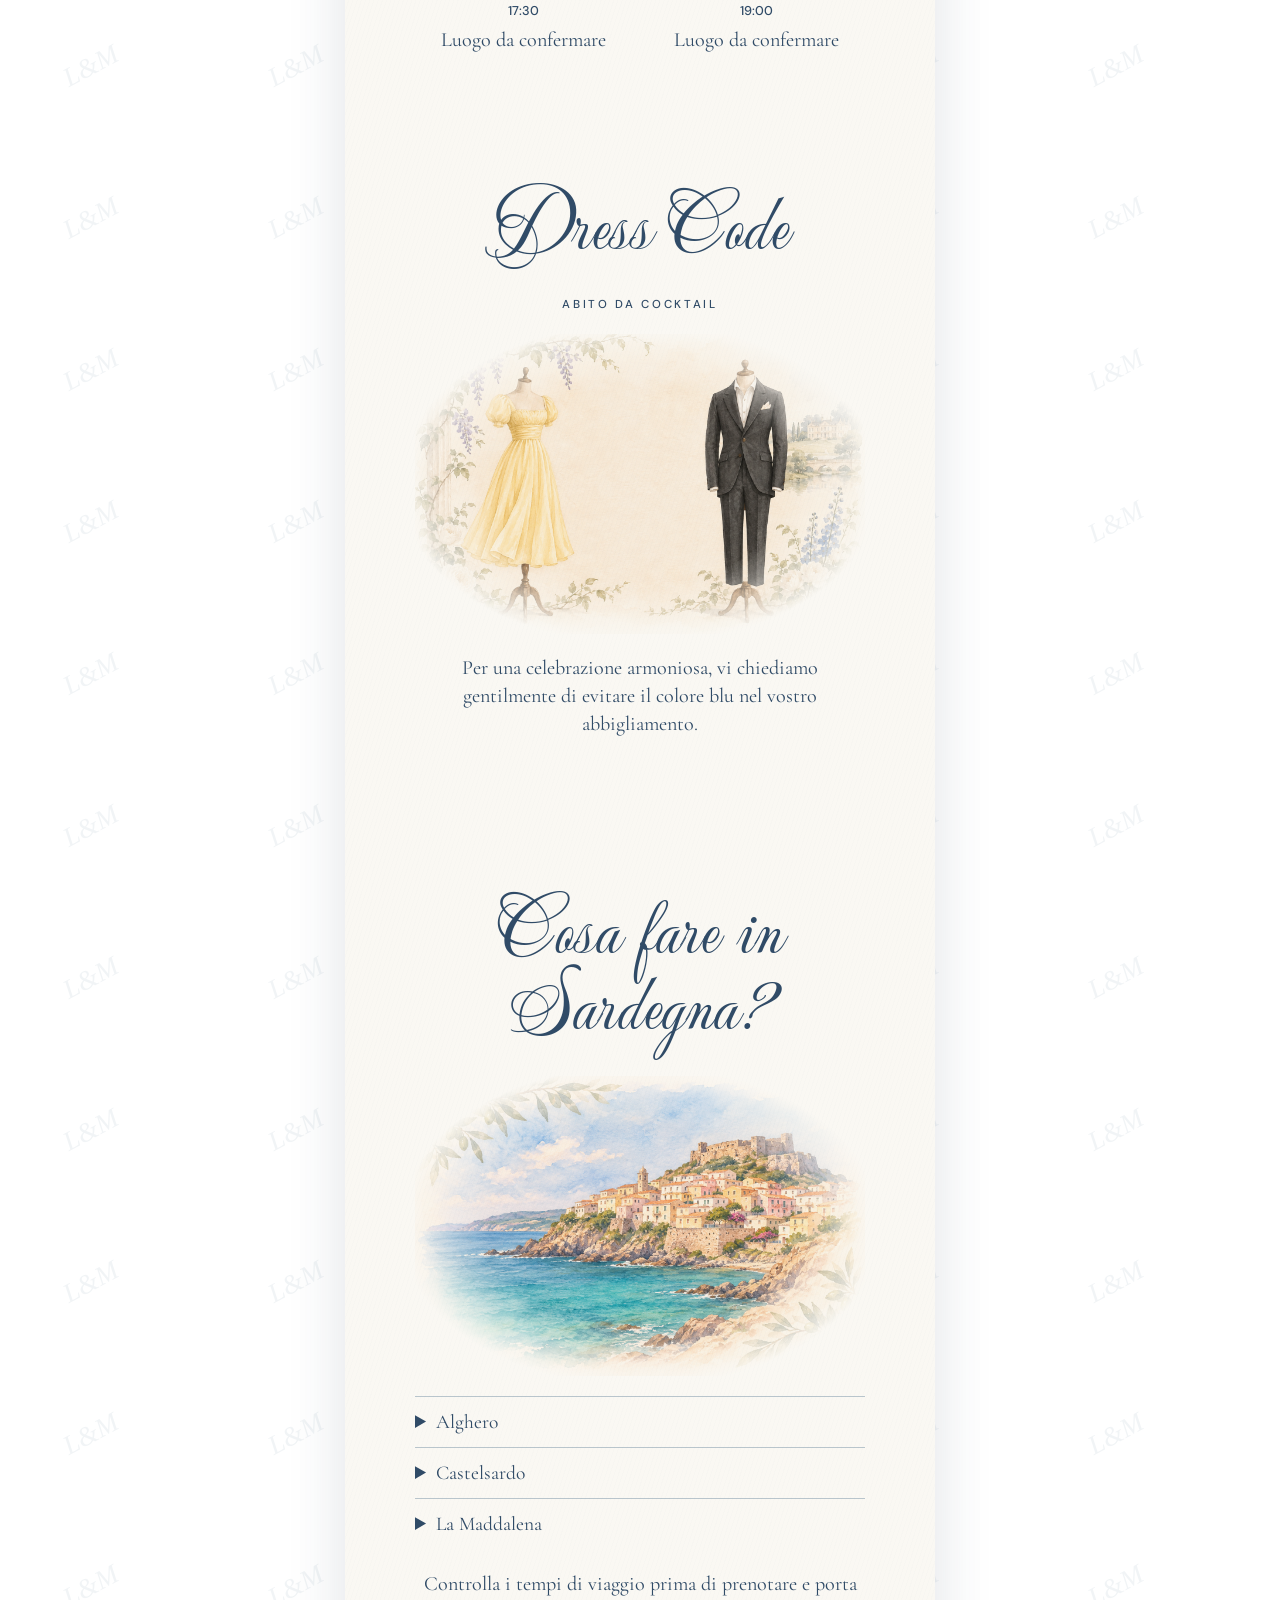
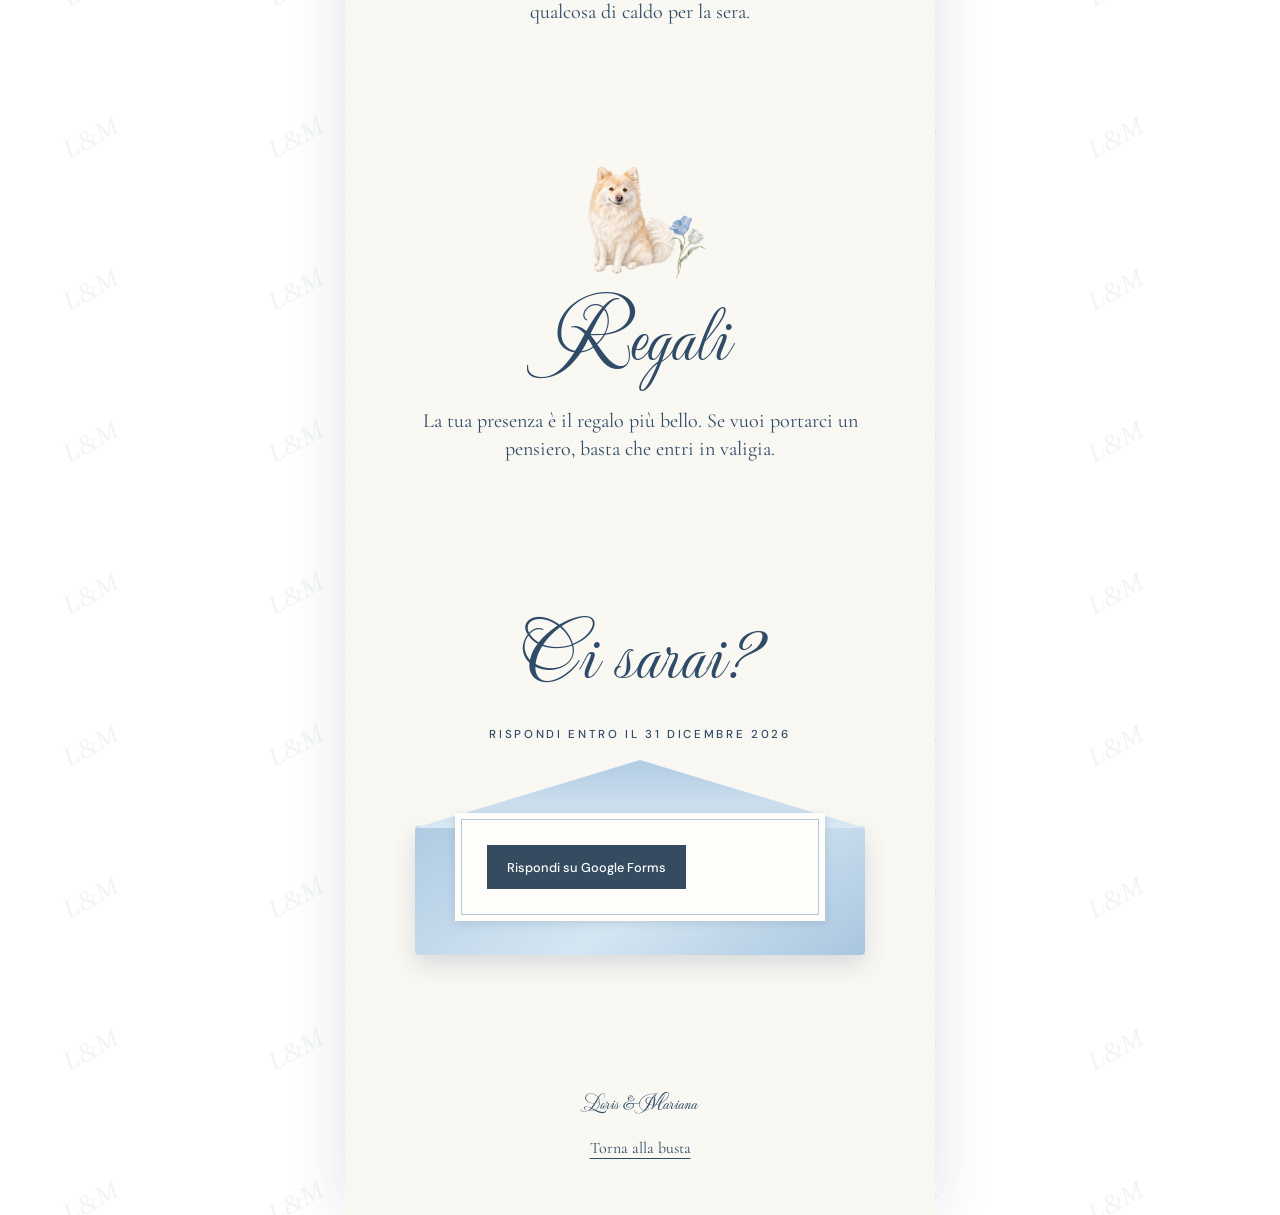
<file: invito.html>
﻿<!doctype html>
<html lang="it"><head><meta charset="utf-8"><meta name="viewport" content="width=device-width,initial-scale=1"><title>Loris &amp; Mariana</title><link rel="preconnect" href="https://fonts.googleapis.com"><link rel="preconnect" href="https://fonts.gstatic.com" crossorigin><link href="https://fonts.googleapis.com/css2?family=Mea+Culpa&amp;display=swap" rel="stylesheet"><link rel="stylesheet" href="estilo.css?v=safari-7"><script src="boda-config.js" defer></script><script src="carta.js?v=safari-7" defer></script></head>
<body><main class="letter">
<header class="hero"><nav class="languages" aria-label="ES · DE · IT"><a href="invitacion.html" lang="es">Español</a><a href="einladung.html" lang="de">Deutsch</a><a href="invito.html" lang="it" aria-current="page">Italiano</a></nav><div class="inscription"><p class="crest" aria-hidden="true">L<span class="monogram-amp">&amp;</span>M</p><p class="small">Il matrimonio di</p><h1>Loris <i>&amp;</i> Mariana</h1><div class="date"><span>Agosto</span><time datetime="2027-08-31">31</time><span>2027</span></div><p class="small">Sardegna, Italia</p></div><a class="scroll" href="#carta" aria-label="Apri l’invito">↓</a></header><aside class="music-inline" id="music">
  <button type="button" id="music-toggle" aria-pressed="false" hidden><span aria-hidden="true">♫</span> <span class="music-action" data-play="Ascolta" data-pause="Metti in pausa">Ascolta</span> · Sarà perché ti amo</button>
  <audio id="soundtrack" preload="none"></audio>
</aside>
<section class="panel opening-letter" id="carta"><h2>Cari familiari e amici,</h2><p>Ci piacerebbe festeggiare questo giorno con voi.</p><p class="signature">Loris &amp; Mariana</p></section>
<section class="panel story"><h2>Quattro paesi, una storia</h2><p class="places">Venezuela · Colombia · Italia · Germania</p><div class="flight" aria-hidden="true"><img src="avion.png" alt=""></div><p class="small">Testo di esempio</p><p>In questa versione della loro storia, Loris e Mariana si sono conosciuti a una cena durata finché non hanno spento le luci. Hanno parlato di ricette di famiglia e di luoghi da visitare. Prima di salutarsi si erano già dati un altro appuntamento.</p><p>Le loro radici in Venezuela, Colombia, Italia e Germania sono entrate nelle chiacchiere a tavola, nelle parole prese in prestito e nei viaggi per conoscere le famiglie. Ora immaginano una tavolata in Sardegna, con il mare vicino e tutte quelle voci insieme.</p><div class="album"><figure><img loading="lazy" src="pareja-1.jpeg" alt="Loris &amp; Mariana"></figure><figure><img loading="lazy" src="pareja-2.jpeg" alt="Loris &amp; Mariana"></figure><figure><img loading="lazy" src="pareja-3.jpeg" alt="Loris &amp; Mariana"></figure><figure><img loading="lazy" src="pareja-4.jpeg" alt="Dettaglio dell’anello"></figure></div></section>
<section class="panel"><h2>Giorno e luogo</h2><p class="event-date"><time datetime="2027-08-31">31 agosto 2027</time></p><p class="count-heading">Mancano</p><p id="countdown" data-units="giorni|ore|min|sec" data-ended="È arrivato il giorno!"></p><div class="event-pair"><section><h3>Cerimonia</h3><time datetime="17:30">17:30</time><p>Luogo da confermare</p></section><section><h3>Ricevimento</h3><time datetime="19:00">19:00</time><p>Luogo da confermare</p></section></div></section>
<section class="panel"><h2>Dress Code</h2><p class="small">Abito da cocktail</p><img class="painting" loading="lazy" src="coctel-amarillo.png" alt="Abito giallo e completo grigio antracite"><p>Per una celebrazione armoniosa, vi chiediamo gentilmente di evitare il colore blu nel vostro abbigliamento.</p></section>
<section class="panel"><h2>Cosa fare in Sardegna?</h2><img class="painting" loading="lazy" src="cerdena.png" alt="Castelsardo"><details><summary>Alghero</summary><p>Passeggia nel centro storico di Alghero e lungo i bastioni.</p></details><details><summary>Castelsardo</summary><p>Visita il castello dei Doria e scendi alla spiaggia di Lu Bagnu.</p></details><details><summary>La Maddalena</summary><p>Dedica un giorno all’arcipelago. Controlla prima gli orari dei traghetti da Palau.</p></details><p>Controlla i tempi di viaggio prima di prenotare e porta qualcosa di caldo per la sera.</p></section>
<section class="panel gifts"><div class="lorenzo" role="img" aria-label="Lorenzo"><div class="lorenzo-poses" aria-hidden="true"><img class="dog-pose" src="lorenzo-1.png" alt=""></div><img class="lorenzo-tulips" src="tulipanes.png" alt="" aria-hidden="true"></div><h2>Regali</h2><p>La tua presenza è il regalo più bello. Se vuoi portarci un pensiero, basta che entri in valigia.</p></section>
<section class="panel" id="rsvp"><h2>Ci sarai?</h2><p class="small">Rispondi entro il 31 dicembre 2026</p><div class="reply-envelope"><div id="reply" class="rsvp-card"><p id="rsvp-guest" hidden></p><p id="rsvp-capacity" data-single="Invito per una persona" data-double="Invito per due persone"></p><a class="paper-button" id="rsvp-link" hidden>Rispondi su Google Forms</a><p id="reply-status">Il modulo sarà disponibile dopo il collegamento a Google.</p></div></div></section>
<footer class="panel"><p class="signature">Loris &amp; Mariana</p><a href="index.html">Torna alla busta</a></footer>
</main></body></html>
</file>
<file: estilo.css>
﻿@import url('https://fonts.googleapis.com/css2?family=Explora&display=swap');
@import url('https://fonts.googleapis.com/css2?family=Cormorant+Garamond:ital,wght@0,400;0,500;1,400;1,500&family=DM+Sans:wght@400;500&display=swap');
:root { --ink:#344b60; --cream:#f8f2e7; --blue:#dce9f3; --serif:"Cormorant Garamond",Georgia,serif; --sans:"DM Sans",Arial,sans-serif; }
* { box-sizing:border-box; }
html { scroll-behavior:smooth; }
body { margin:0; min-height:100svh; color:var(--ink); background:radial-gradient(ellipse at 50% 22%,#f9f5eb,#deded5); font-family:var(--serif); }
a { color:inherit; text-underline-offset:5px; }
a:focus-visible,summary:focus-visible { outline:2px solid #3e5771; outline-offset:6px; }
.cover-page { display:grid; place-items:center; padding:18px; overflow:hidden; }
.envelope { position:relative; width:min(100%,calc((100svh - 36px)*.667),510px); aspect-ratio:2/3; background:#c0d5e6 url('sobre.png') center/cover; box-shadow:0 22px 75px #2b455540; animation:arrive .8s both; transition:transform .7s cubic-bezier(.35,.04,.28,1),opacity .68s ease; }
.skip { position:absolute; top:18px; right:17px; color:#263e55; background:#f9f5ebc9; padding:9px 11px; font: .6rem var(--sans); letter-spacing:.13em; text-transform:uppercase; text-decoration:none; z-index:1; }
.opening { position:absolute; inset:0; display:block; text-decoration:none; }
.seal { position:absolute; left:50%; top:56%; translate:-50% -50%; width:clamp(64px,19%,106px); aspect-ratio:1; display:grid; place-content:center; grid-auto-flow:column; align-items:center; border:4px double #7d9cb5; border-radius:47% 53% 49% 46%; background:radial-gradient(circle at 30% 20%,#d9e6ef,#a6bfd3 65%,#789ab5); color:#39566e; box-shadow:0 5px 12px #344b6066,inset 0 0 0 5px #bad0df; font-size:clamp(1.4rem,5vw,2.3rem); font-style:italic; rotate:-8deg; transition:scale .3s,opacity .4s,rotate .45s; }
.seal span { font-size:.55em; padding-inline:.06em; }
.opening:hover .seal,.opening:focus-visible .seal { scale:1.08; }
.caption { position:absolute; top:70%; left:50%; translate:-50% 0; white-space:nowrap; background:#f8f2e7c9; border:1px solid #f8f2e7; padding:8px 15px; font:500 .66rem var(--sans); text-transform:uppercase; letter-spacing:.17em; }
.opening-now .envelope { transform:scale(1.17) translateY(6%); opacity:0; }
.opening-now .seal { scale:1.4; rotate:12deg; opacity:0; }
.letter { max-width:590px; margin:auto; background:var(--cream); box-shadow:0 0 55px #253b5024; animation:unfold .9s cubic-bezier(.2,.65,.22,1) both; }
.hero { position:relative; aspect-ratio:2/3; text-align:center; background:var(--cream) url('jardin.png') center/cover; container-type:inline-size; }
.inscription { position:absolute; top:23%; inset-inline:5%; animation:arrive 1s .17s both; }
.crest { margin:0 auto .9em; display:grid; place-content:center; width:2.6em; aspect-ratio:1; border:3px double #7d97ac; border-radius:52% 48% 50% 49%; font-size:clamp(1.2rem,5cqw,2rem); color:#526f89; }
.small { font:500 clamp(.58rem,1.9cqw,.72rem)/1.5 var(--sans); text-transform:uppercase; letter-spacing:.23em; }
h1 { margin:.08em 0 .21em; font-size:clamp(2.55rem,12cqw,4.9rem); font-weight:500; line-height:.95; }
h1 i { font-size:.66em; color:#617f9b; }
.date { display:flex; justify-content:center; align-items:center; gap:1em; font:500 clamp(.57rem,1.75cqw,.74rem) var(--sans); letter-spacing:.13em; text-transform:uppercase; }
.date span { min-width:7em; padding-bottom:.6em; border-bottom:1px solid #8199aa; }
.date time { font:500 clamp(2rem,8cqw,3.1rem)/1 var(--serif); }
.scroll { position:absolute; bottom:3%; left:50%; translate:-50%; display:grid; place-content:center; width:38px; aspect-ratio:1; border-radius:50%; background:#f8f2e7e8; text-decoration:none; }
.panel { position:relative; padding:clamp(45px,12vw,80px) clamp(24px,9vw,70px); text-align:center; border-top:1px solid #7d97ac55; }
.panel::after { content:""; position:absolute; inset:10px; border:1px solid #7895ad55; pointer-events:none; }
.panel h2 { font-size:clamp(2.45rem,8vw,3.7rem); font-weight:500; line-height:.95; margin:.22em 0 .43em; }
.panel p:not(.small,.crest) { font-size:1.26rem; line-height:1.4; }
.blue { background:var(--blue); }
.signature { font-style:italic; }
.schedule { margin:1.8rem auto 0; max-width:285px; font-size:1.23rem; }
.schedule div { display:grid; grid-template-columns:4em 1fr; padding:.65em 0; border-top:1px solid #67849c70; text-align:left; }
.schedule dd { margin:0; }
details { border-top:1px solid #67849c70; padding:13px 0; text-align:left; }
summary { cursor:pointer; font-size:1.22rem; }
@keyframes arrive { from { opacity:0; transform:translateY(12px); } to { opacity:1; transform:none; } }
@keyframes unfold { from { opacity:0; transform:translateY(38px) scale(.97); } to { opacity:1; transform:none; } }

@media (prefers-reduced-motion:reduce) { *,*::before,*::after { animation:none!important; transition:none!important; scroll-behavior:auto!important; } }

.envelope { animation-fill-mode:backwards; perspective:850px; }
.envelope::before { content:""; position:absolute; inset:0; pointer-events:none; background:url('sobre.png') center/cover; clip-path:polygon(0 0,100% 0,100% 23%,50% 57%,0 23%); transform-origin:50% 0; transition:transform .68s cubic-bezier(.4,.05,.22,1),filter .68s; }
.envelope::after { content:""; position:absolute; inset:0; pointer-events:none; z-index:-1; background:url('jardin.png') center/cover; clip-path:polygon(0 0,100% 0,100% 23%,50% 57%,0 23%); opacity:0; transition:opacity .35s; }
.opening-now .envelope::before { transform:rotateX(105deg); filter:brightness(1.08); }
.opening-now .envelope::after { opacity:1; }

.cover-page { background:#fff; padding:clamp(22px,6vw,70px); }
.envelope {
  width:min(100%,calc((100svh - clamp(44px,12vw,140px)) * .667),460px);
  min-width:min(100%,180px);
  border-radius:4px;
}
.envelope::before { border-radius:inherit; }
.story { background:linear-gradient(#f8f2e7,#edf3f8 48%,#f8f2e7); }
.flight { position:relative; width:min(320px,100%); height:115px; margin:0 auto; }
.flight::before {
  content:""; position:absolute; inset:24% 12% 22%;
  border-bottom:1px dashed #8aa6bf; border-radius:50%; transform:rotate(-9deg);
}
.flight img {
  position:absolute; top:0; left:0; width:35%; height:100%; object-fit:contain;
  animation:fly 8s ease-in-out infinite;
}
@keyframes fly {
  0%,100% { transform:translate(18%,20%) rotate(-9deg); }
  48%,55% { transform:translate(168%,-12%) rotate(-11deg); }
}
.panel .places { font:500 .67rem/1.7 var(--sans); text-transform:uppercase; letter-spacing:.16em; }
.companion { background:radial-gradient(ellipse at 50% 52%,#e3edf5,var(--cream) 66%); }
.samoyed { margin:0 auto; width:min(250px,80%); }
.samoyed img {
  display:block; width:100%; height:auto; transform-origin:50% 92%;
  animation:breathe 4.5s ease-in-out infinite;
}
@keyframes breathe {
  0%,100% { transform:scale(1) rotate(-1deg); }
  50% { transform:scale(1.018,1.028) rotate(2deg); }
}

body,.cover-page {
  background:#fff url("data:image/svg+xml,%3Csvg xmlns='http://www.w3.org/2000/svg' width='205' height='152'%3E%3Ctext x='60' y='89' transform='rotate(-28 77 74)' fill='%23617f9b' fill-opacity='.085' font-family='Georgia' font-style='italic' font-size='27'%3EL%26amp;M%3C/text%3E%3C/svg%3E");
}
.envelope { width:min(100%,calc((100svh - 46px) * 1.5),670px); aspect-ratio:3/2; }
.seal { width:clamp(46px,15%,95px); top:57%; }
.caption { top:76%; }
.flight { width:100%; overflow:hidden; --plane-width:clamp(65px,25%,112px); }
.flight img { width:var(--plane-width); left:calc(-1 * var(--plane-width)); animation:flight-pass 2.4s linear infinite; }
@keyframes flight-pass {
  from { left:calc(-1 * var(--plane-width)); transform:translateY(14px) rotate(-6deg); }
  to { left:100%; transform:translateY(-13px) rotate(-6deg); }
}
.gifts .little-dog { position:absolute; right:8%; top:15px; width:clamp(52px,14vw,87px); transform-origin:50% 92%; animation:breathe 4.5s ease-in-out infinite; }
.painting { display:block; width:100%; height:auto; margin:20px auto; mix-blend-mode:multiply; }
#reply { margin:1.5rem auto 0; max-width:370px; text-align:left; }
#reply label { display:block; margin:.75rem 0; font-size:1.14rem; }
#reply input:not([type=radio]), #reply textarea { display:block; width:100%; margin-top:.3rem; padding:.7rem; border:1px solid #7895ad; color:inherit; background:#fffdf8; font:1rem var(--sans); }
#reply fieldset { border:1px solid #7895ad; }
.paper-button { cursor:pointer; padding:.85rem 1.25rem; color:#fff; background:#344b60; border:0; font:500 .8rem var(--sans); }
#reply #reply-status { font-size:.9rem; font-family:var(--sans); }
#player iframe { display:block; border:0; width:100%; height:152px; margin:.8rem 0; }
@media (prefers-reduced-motion:reduce) { .flight img { left:calc(50% - var(--plane-width)/2); } }

.envelope,.envelope::before { background-image:url('sobre-horizontal.png'); }
.envelope::before,.envelope::after { clip-path:polygon(0 0,100% 0,50% 59%); }
.gifts .little-dog { top:37px; right:clamp(12px,9%,54px); animation:peek 5s ease-in-out infinite; }
@keyframes peek {
  0%,100% { transform:translate(2px,3px) rotate(4deg); }
  48% { transform:translate(-5px,-3px) rotate(-7deg) scale(1.025); }
}

:root { --cream:#fbfaf7; --ink:#304b67; }
.hero { background-color:#eaf3fc; background-blend-mode:soft-light; }
.inscription h1 { font-size:clamp(2.45rem,11cqw,4.6rem); }
.letter { background:#fbfaf7; }
.languages { display:flex; flex-wrap:wrap; justify-content:center; gap:.7rem 1.5rem; padding:1rem; border-bottom:1px solid #86a4bc55; }
.languages a { font:.73rem var(--sans); text-decoration:none; }
.languages [aria-current] { text-decoration:underline; }
.panel,.panel.blue,.panel.story {
  background:radial-gradient(ellipse at 2% 0%,#dae9f48c,transparent 51%),
    radial-gradient(ellipse at 100% 98%,#dcecf78c,transparent 56%),
    repeating-linear-gradient(108deg,#637c9405 0 1px,transparent 1px 4px),#fbfaf7;
  border-top:0;
  overflow:hidden;
}
.panel::after { inset:0 13px; border-block:0; }
.panel::before {
  content:""; position:absolute; top:12px; left:16px; width:76px; height:104px;
  background:url('tulipanes.png') center/contain no-repeat; pointer-events:none;
  opacity:.65; transform-origin:50% 85%; animation:sway 7s ease-in-out infinite;
}
.panel:nth-of-type(even)::before { left:auto; right:16px; animation-delay:-3s; }
.panel > :not(.flight,.lorenzo) { position:relative; }
.panel h2 { font-style:italic; }
.panel h3 { font-size:1.9rem; font-weight:500; margin-top:1.4em; }
.panel p.places { font:500 .66rem/1.6 var(--sans); letter-spacing:.15em; }
.album { display:grid; grid-template-columns:repeat(2,minmax(0,1fr)); gap:clamp(9px,3vw,19px); margin:2rem 0 .4rem; }
.album figure { margin:0; padding:6px 6px 13px; background:#fff; box-shadow:0 3px 12px #344b602e; rotate:-2deg; }
.album figure:nth-child(even) { rotate:2deg; }
.album img { display:block; width:100%; aspect-ratio:3/4; object-fit:cover; }
.painting { border-radius:48% 49% 16% 15% / 8% 8% 6% 6%; }
.lorenzo { position:relative; width:108px; height:82px; margin:0 auto .45rem; overflow:hidden; }
@keyframes sway { 0%,100% { transform:rotate(-4deg); } 50% { transform:rotate(5deg); } }
.music-dock { position:fixed; z-index:5; right:12px; bottom:12px; border:1px solid #86a4bc95; padding:0; border-radius:20px; background:#f8fbff; box-shadow:0 3px 16px #304b6729; }
.music-dock summary { list-style:none; width:44px; height:44px; display:grid; place-items:center; }
.music-dock summary::-webkit-details-marker { display:none; }
.music-dock[open] { width:min(340px,calc(100% - 24px)); padding:0 12px 12px; }
.music-dock a { display:block; font:.74rem var(--sans); }
#player iframe { height:200px; margin:0 0 .6rem; }

.letter {
  background: repeating-linear-gradient(108deg,#637c9404 0 1px,transparent 1px 4px),#faf8f3;
}
.hero {
  background: #faf8f3 url('portada-cerdena.png') center/cover no-repeat;
  mask-image: linear-gradient(#000 0 91%, transparent 100%);
}
.languages {
  position:absolute; z-index:2; inset:12px 0 auto; border:none;
  padding:8px; gap:17px; background:none;
}
.languages a {
  color:#304b67; background:#faf8f3d9; border-radius:12px;
  padding:3px 7px; font-size:.65rem;
}
.panel,.panel.blue,.panel.story { background:transparent; padding-block:clamp(32px,8vw,57px); }
.panel::after { content:none; }
.panel::before { opacity:.43; width:clamp(46px,12%,70px); }
.painting { mask-image:radial-gradient(ellipse at center,#000 47%,transparent 76%); border-radius:0; }
.music-inline { display:flex; justify-content:center; }
#music-toggle:not([hidden]) {
  display:block; margin:0 auto 26px; border:1px solid #8da9bf; color:var(--ink);
  background:transparent; border-radius:20px; padding:8px 16px; cursor:pointer;
}


.hero { background:#faf8f3; isolation:isolate; }
.hero::before {
  content:""; position:absolute; inset:57% 0 0; z-index:-1;
  background:url('portada-cerdena.png') center bottom / 100% auto no-repeat;
  mask-image:linear-gradient(transparent,#000 27%);
}
.panel::before { content:none; }
.inscription h1,.panel h2,.event-pair h3,.signature {
  font-family:"Explora", "Cormorant Garamond", Georgia, serif;
  font-style:normal; font-weight:400;
}
.inscription h1 { font-size:clamp(3rem,13cqw,5.9rem); }
.panel h2 { font-size:clamp(3.2rem,10vw,5rem); }
.event-pair { display:grid; grid-template-columns:repeat(auto-fit,minmax(130px,1fr)); gap:1rem; margin-top:1.6rem; }
.event-pair h3 { margin:0 0 .3rem; font-size:2.35rem; }
.event-pair time { font:500 .8rem var(--sans); }
.event-pair section p { margin:.4rem 0 0; }
.reply-envelope {
  position:relative; isolation:isolate; margin:83px auto 0; padding:1px clamp(12px,5vw,36px) 34px;
  background:linear-gradient(144deg,#afcbe2,#d5e6f3 53%,#a9c6df);
  border-radius:4px; box-shadow:0 10px 22px #304b6729;
}
.reply-envelope::before {
  content:""; position:absolute; z-index:-1; inset:-66px 0 auto; height:68px;
  background:linear-gradient(#b1cbe2,#d9e8f4); clip-path:polygon(0 100%,50% 0,100% 100%);
}
.reply-envelope #reply {
  background:#fffdfa; outline:1px solid #b4c9da; outline-offset:-7px;
  margin:-14px auto 0; padding:clamp(17px,5vw,32px);
  box-shadow:0 2px 9px #304b6729;
}
.music-inline { position:fixed; inset:auto 12px 12px auto; z-index:5; }
#music-toggle:not([hidden]) { margin:0; background:#fffdfa; box-shadow:0 2px 8px #304b6729; }
#music-toggle[aria-pressed="true"] span { font-size:0; }
#music-toggle[aria-pressed="true"] span::after { content:"Ⅱ"; font-size:1rem; }

@font-face { font-family:"Enchanting Script"; src:local("Enchanting Script"),url("enchanting-script.woff2") format("woff2"); font-display:swap; }
.inscription h1,.panel h2,.event-pair h3,.signature { font-family:"Enchanting Script","Andalucia","Cormorant Garamond",Georgia,serif; font-style:italic; }

.inscription h1,.panel h2,.event-pair h3,.signature {
  font-family:"Mea Culpa","Cormorant Garamond",Georgia,serif;
  font-style:normal;
}
#countdown { font-variant-numeric:tabular-nums; }

.crest,.seal,.seal span { font-family:"Mea Culpa","Cormorant Garamond",Georgia,serif; font-style:normal; }
.crest { font-size:clamp(1.45rem,6cqw,2.5rem); }

.reply-envelope .rsvp-card { text-align:center; }
.rsvp-card .paper-button:not([hidden]) { display:inline-block; text-decoration:none; }
.rsvp-card [hidden] { display:none !important; }
#rsvp-guest { font-weight:600; }
#rsvp-capacity:empty { display:none; }

.crest,.seal {
  display:flex;
  justify-content:center;
  align-items:center;
  line-height:1;
  gap:.03em;
}
.crest { width:clamp(48px,12cqw,70px); font-size:clamp(1.15rem,4.8cqw,1.8rem); }
.seal { font-size:clamp(1rem,4.5vw,1.9rem); }
.crest .monogram-amp,.seal .monogram-amp { font-size:.62em; color:#73563e; padding:0; }
.panel .event-date { font-weight:600; margin:.25rem 0 1.5rem; }

.intro-cover[hidden],.letter[hidden] { display:none; }

.flight img { left:0; animation:fly-across 2.8s linear infinite; }
@keyframes fly-across {
  from { left:0; transform:translate(-100%,12px) rotate(-6deg); }
  to { left:100%; transform:translate(0,-12px) rotate(-6deg); }
}
@media (prefers-reduced-motion:reduce) {
  .flight img { left:calc(50% - var(--plane-width)/2); }
}

.intro-cover { width:100%; display:grid; justify-items:center; }

.music-inline { position:relative; inset:auto; padding:16px 12px 4px; }
#music-toggle[aria-pressed="true"] .music-action { font-size:inherit; }
#music-toggle[aria-pressed="true"] .music-action::after { content:none; }

.lorenzo { width:138px; height:119px; overflow:visible; }
.lorenzo-poses { position:absolute; inset:0 20px 0 0; }
.lorenzo .dog-pose {
  display:block; position:absolute; inset:0; width:100%; height:100%;
  object-fit:contain; opacity:1; transform:none; animation:none;
}

.lorenzo .lorenzo-tulips {
  position:absolute; left:auto; right:0; bottom:0; width:43px;
  animation:sway 7s ease-in-out infinite;
}

.flight img { animation:flight-return 9s linear infinite; }
@keyframes flight-return {
  0% { left:0; transform:translate(0,7px) scaleX(1) rotate(-4deg); }
  44% { left:calc(100% - var(--plane-width)); transform:translate(0,-7px) scaleX(1) rotate(-4deg); }
  50% { left:calc(100% - var(--plane-width)); transform:translate(0,-7px) scaleX(-1) rotate(-4deg); }
  94% { left:0; transform:translate(0,7px) scaleX(-1) rotate(-4deg); }
  100% { left:0; transform:translate(0,7px) scaleX(1) rotate(-4deg); }
}
@media (prefers-reduced-motion:reduce) {
  .lorenzo .dog-pose { transform:none; animation:none; }

  .flight img { left:calc(50% - var(--plane-width)/2); transform:none; }
}



.inscription h1[tabindex="-1"]:focus { outline:none; }
.panel.is-revealing > :not(.flight,.lorenzo) { animation:arrive .65s ease-out both; }
</file>
